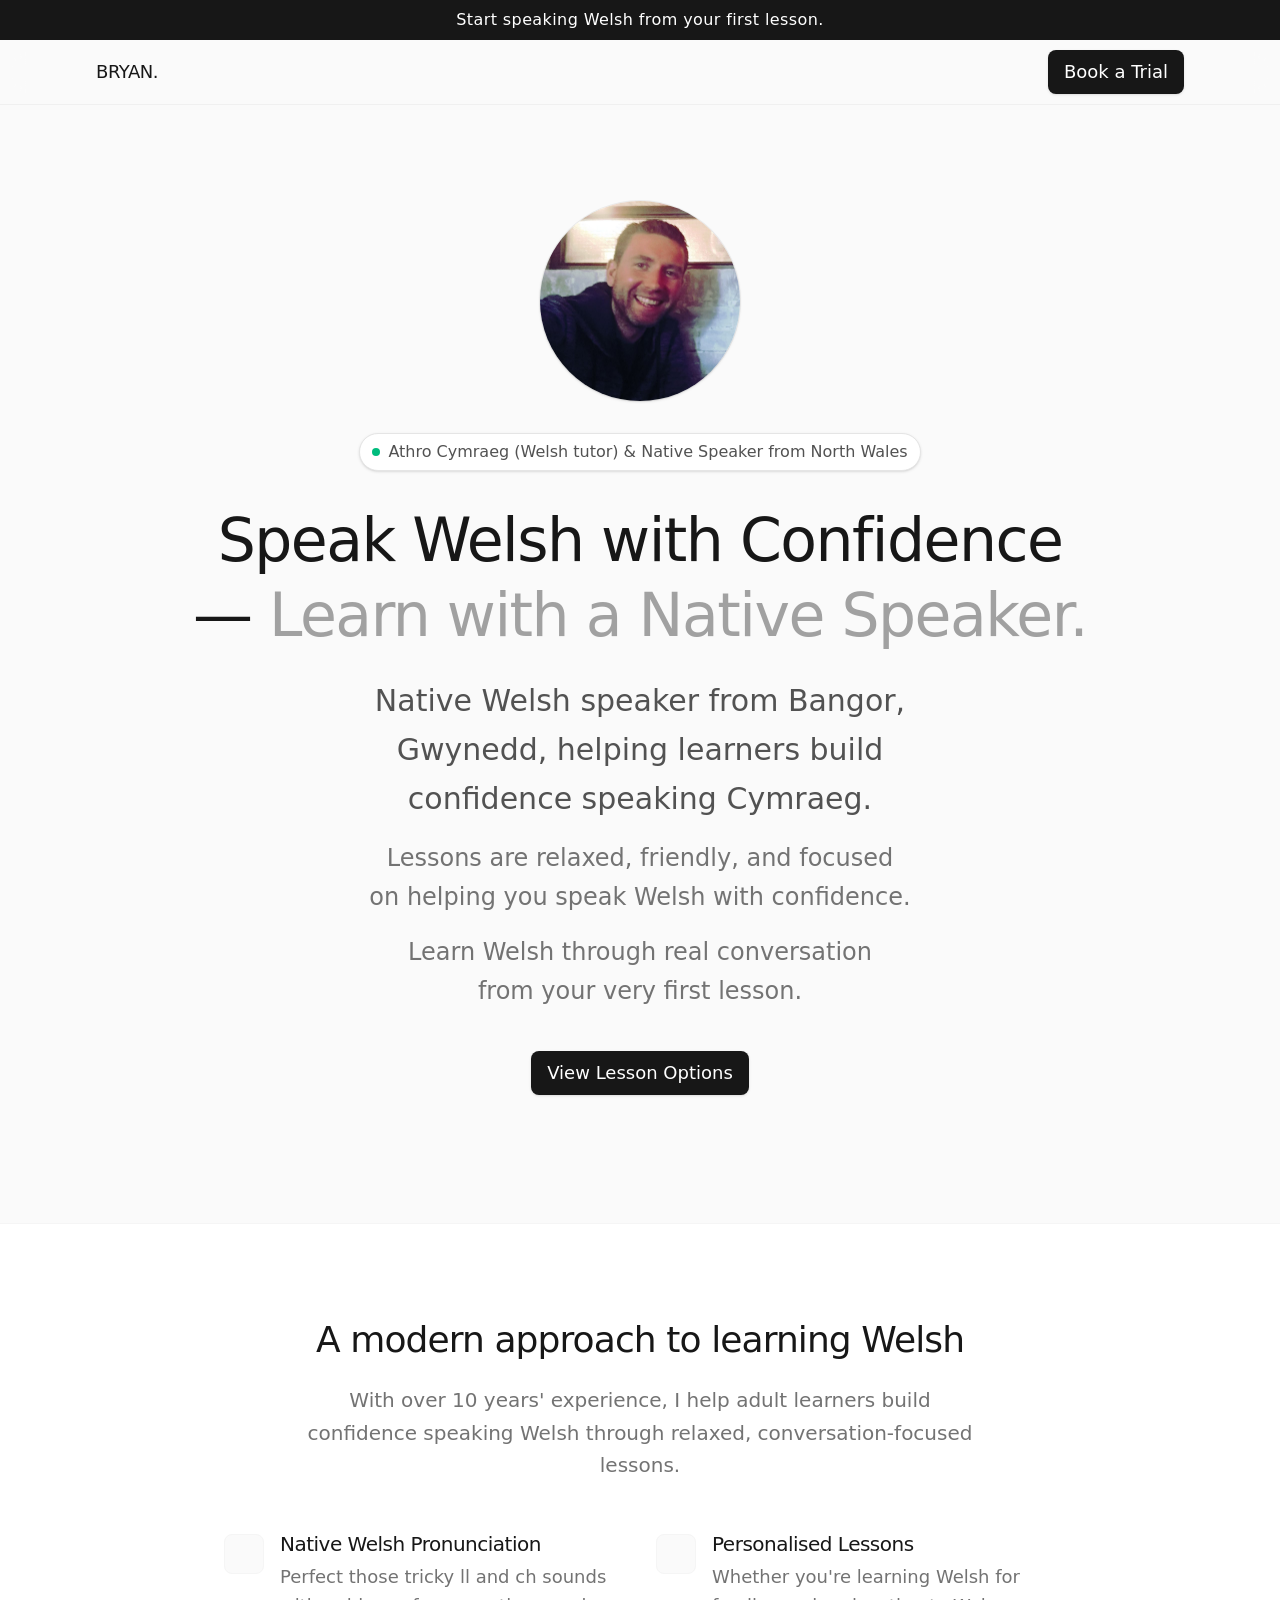
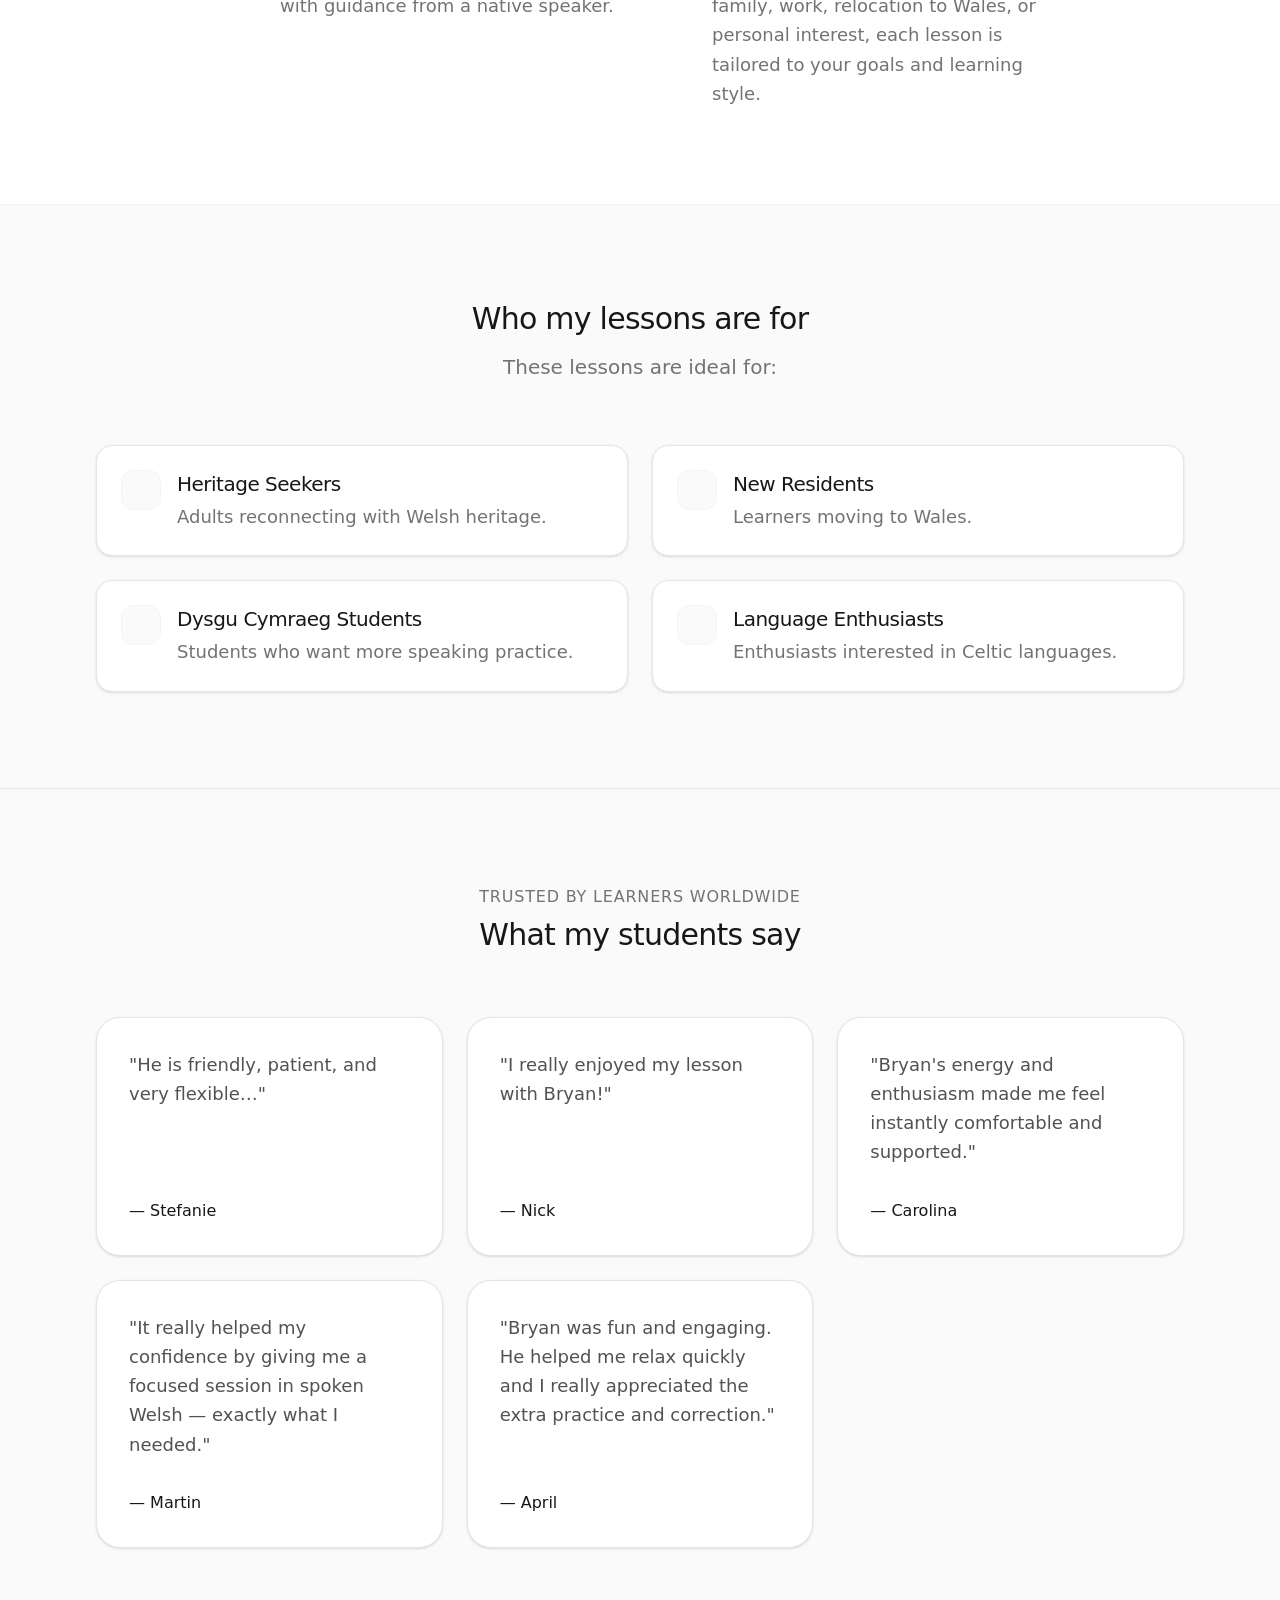
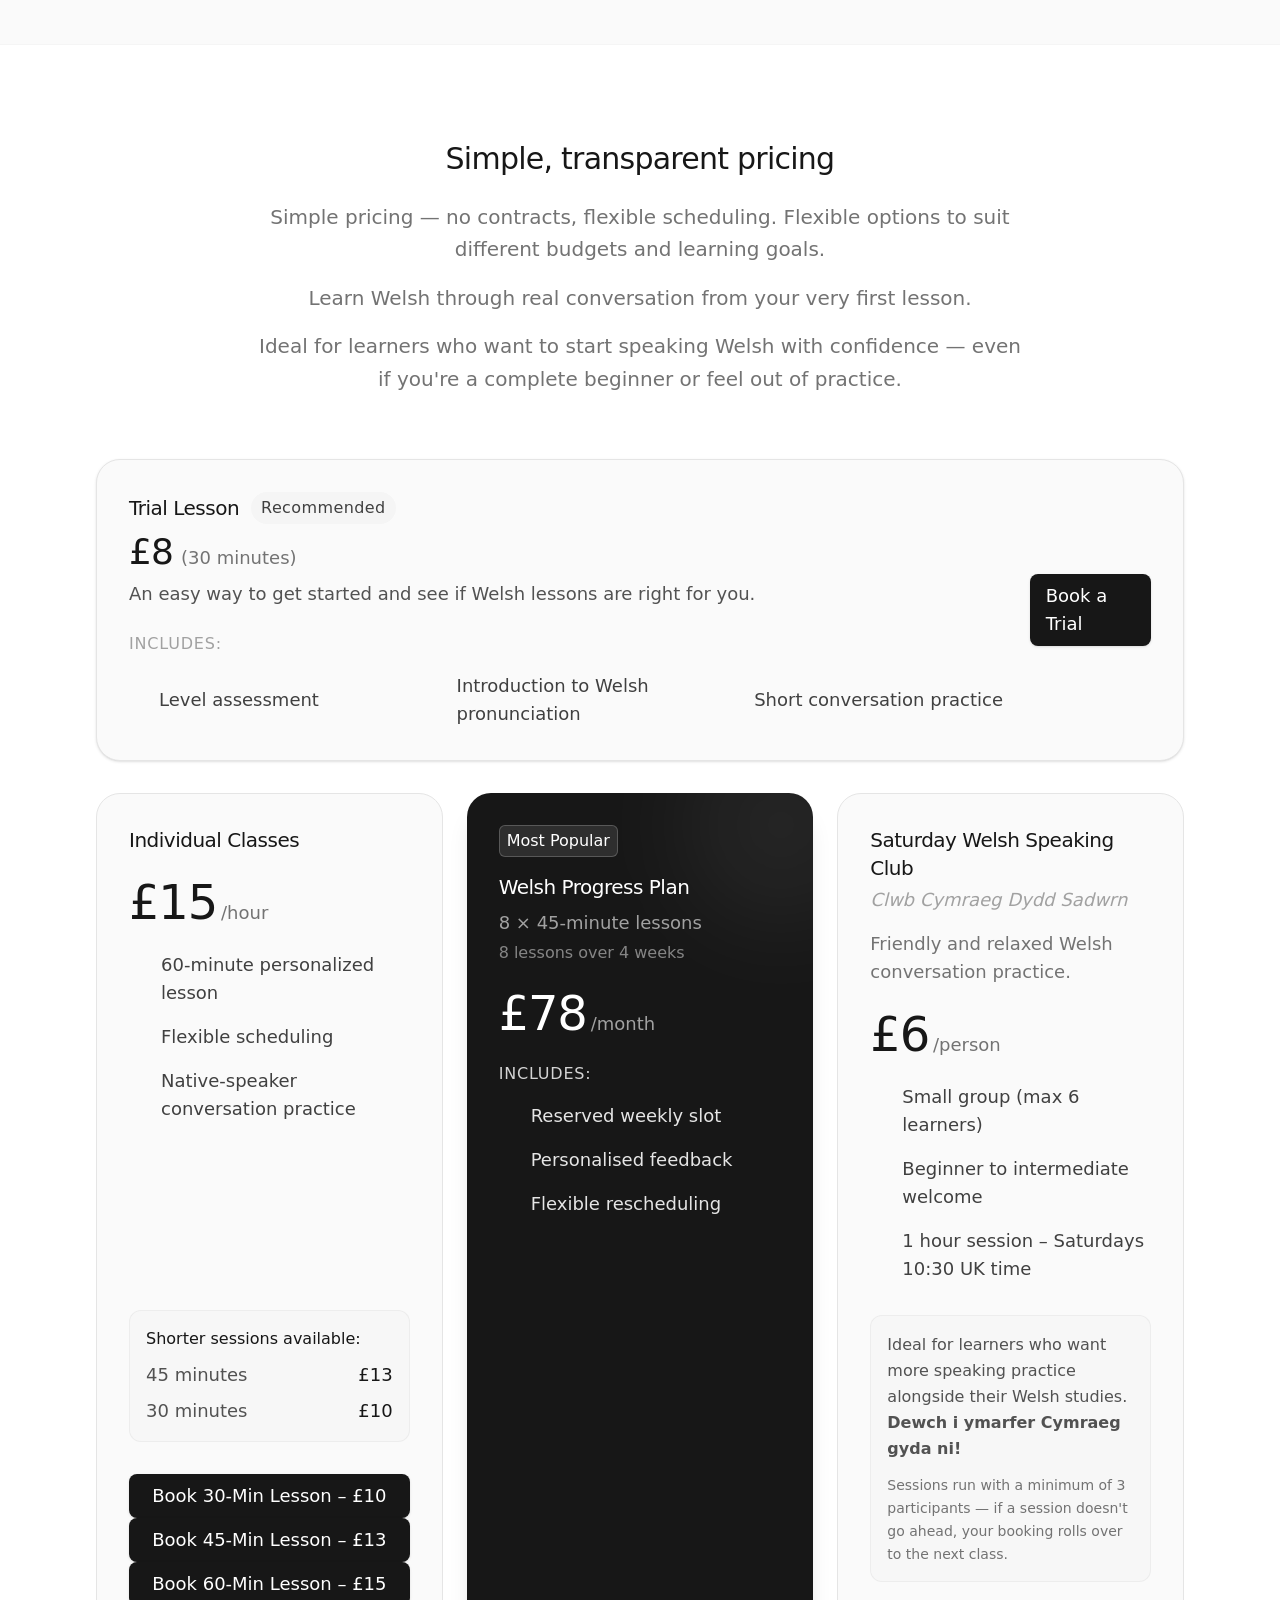
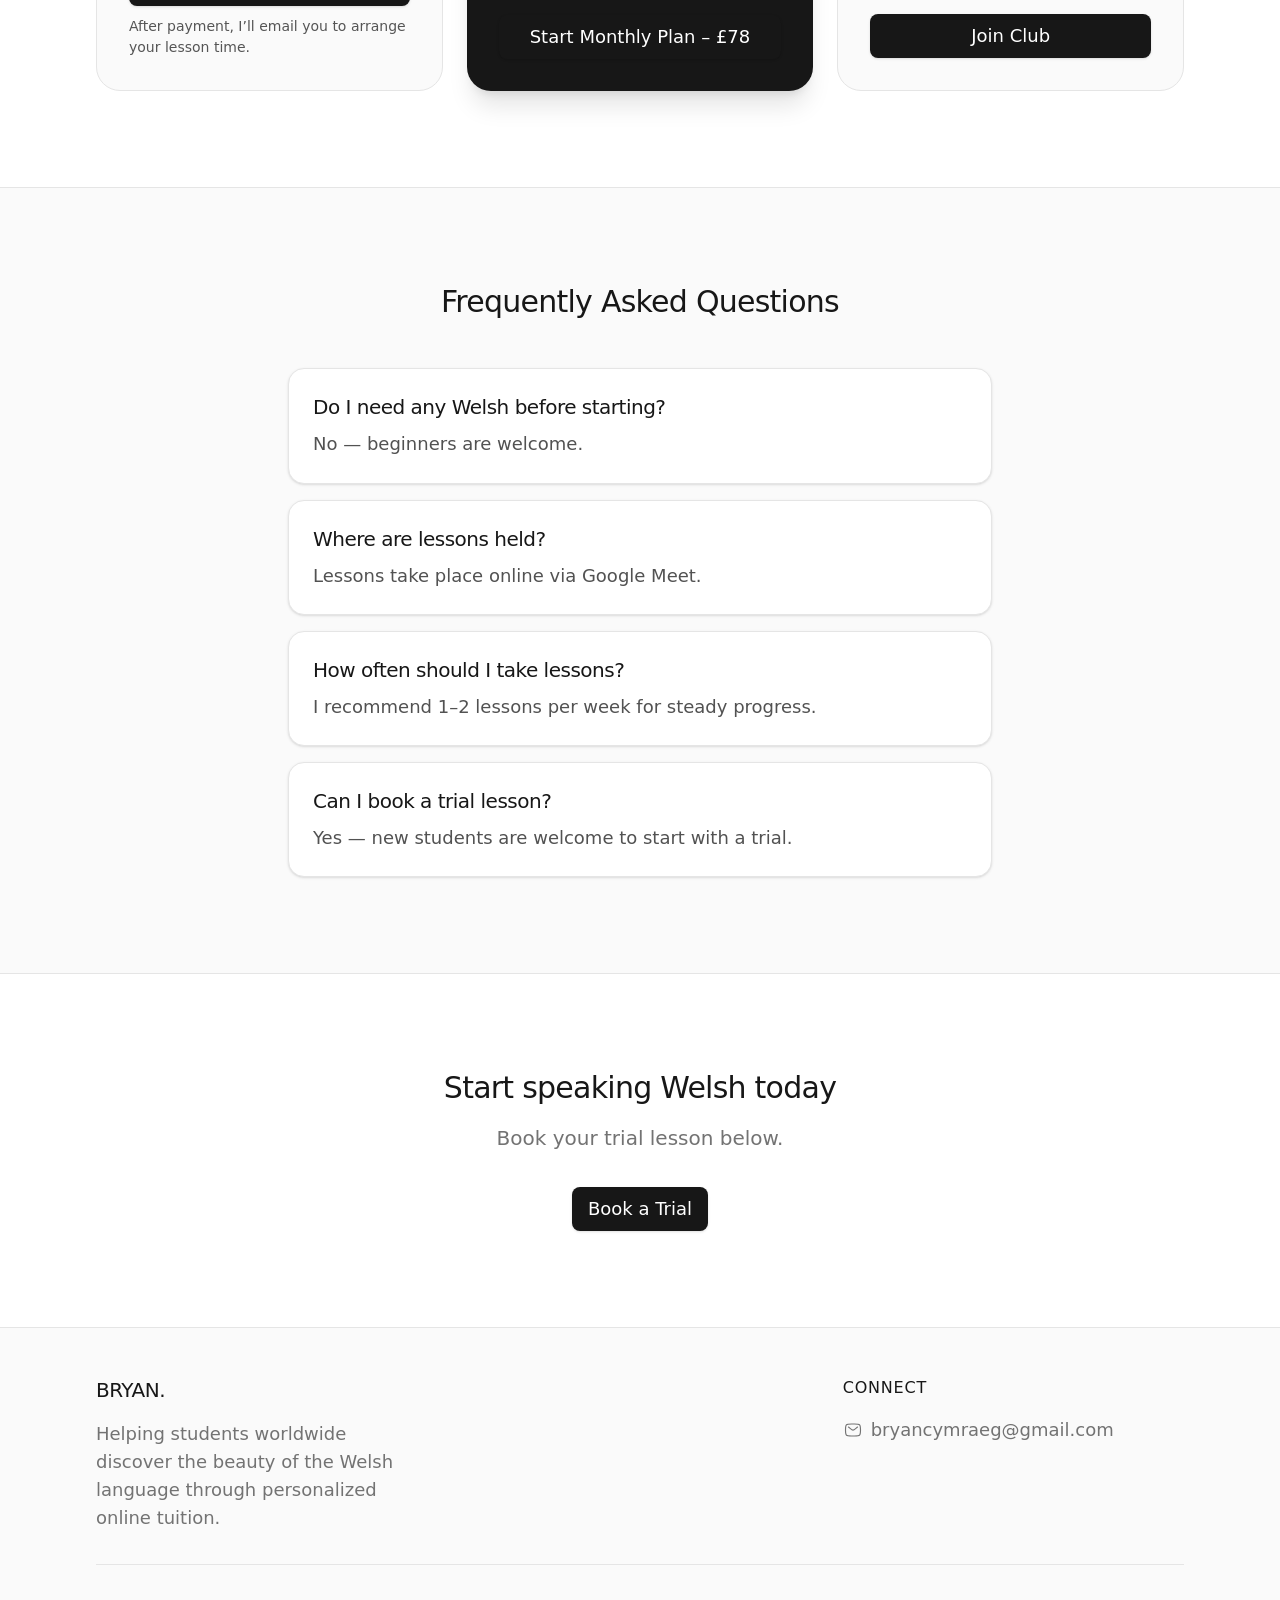
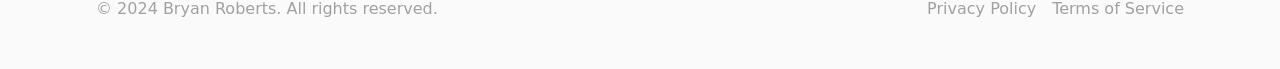
<file: index.html>
<!DOCTYPE html>
<html lang="en"><head><meta http-equiv="Content-Type" content="text/html; charset=UTF-8"><meta name="viewport" content="width=device-width, initial-scale=1"><link rel="preload" as="image" href="bryan-profile.jpg"><title>Bryan | Learn Welsh Online</title><meta name="description" content="Learn Welsh with Bryan Roberts, a native Welsh speaker from Bangor, Gwynedd. Relaxed, conversation-focused lessons for all levels."><link rel="stylesheet" href="main-Bp0i8Y7d.css" type="text/css"></head><body><!--$--><div class="bg-[#FAFAFA] text-neutral-900 font-sans antialiased min-h-screen flex flex-col"><div class="bg-neutral-900 text-white px-4 py-2 text-center text-base font-normal tracking-wide">Start speaking Welsh from your first lesson.</div><header class="sticky top-0 z-50 bg-[#FAFAFA]/80 backdrop-blur-md border-b border-neutral-200/50"><div class="max-w-6xl mx-auto px-4 sm:px-6 lg:px-8 h-16 flex items-center justify-between"><div class="flex items-center gap-8"><a href="#" class="text-lg font-medium tracking-tight uppercase">BRYAN.</a></div><div class="flex items-center gap-4"><a class="inline-flex items-center justify-center px-4 py-2 rounded-lg bg-neutral-900 text-white text-lg font-normal hover:bg-neutral-800 transition-colors shadow-sm" href="https://www.paypal.com/ncp/payment/PEL8EBM3PYYAG" target="_blank" rel="noopener">Book a Trial</a></div></div></header><main class="flex-grow"><section class="relative pt-24 pb-32 overflow-hidden"><div class="max-w-6xl mx-auto px-4 sm:px-6 lg:px-8 text-center flex flex-col items-center"><img src="bryan-profile.jpg" alt="Bryan Roberts" class="object-cover aspect-square shadow-sm mb-8 ring-1 ring-neutral-900/5" style="width:200px;border-radius:50%"><div class="inline-flex items-center gap-2 px-3 py-1.5 rounded-full border border-neutral-200 bg-white shadow-sm mb-8"><span class="flex h-2 w-2 rounded-full bg-emerald-500"></span><span class="text-base font-normal text-neutral-600">Athro Cymraeg (Welsh tutor) &amp; Native Speaker from North Wales</span></div><h1 class="text-5xl lg:text-6xl font-medium tracking-tight text-neutral-900 mb-6 max-w-5xl mx-auto text-balance leading-tight">Speak Welsh with Confidence —<!-- --> <span class="text-neutral-400">Learn with a Native Speaker.</span></h1><p class="text-2xl md:text-3xl text-neutral-600 mb-4 max-w-2xl mx-auto text-balance leading-relaxed">Native Welsh speaker from Bangor, Gwynedd, helping learners build confidence speaking Cymraeg.</p><p class="text-xl md:text-2xl text-neutral-500 mb-4 max-w-2xl mx-auto text-balance leading-relaxed">Lessons are relaxed, friendly, and focused on helping you speak Welsh with confidence.</p><p class="text-xl md:text-2xl text-neutral-500 mb-10 max-w-2xl mx-auto text-balance leading-relaxed">Learn Welsh through real conversation from your very first lesson.</p><div class="flex flex-col sm:flex-row items-center justify-center gap-4 w-full"><a class="inline-flex items-center justify-center px-4 py-2 rounded-lg bg-neutral-900 text-white text-lg font-normal hover:bg-neutral-800 transition-colors shadow-sm" href="#pricing">
View Lesson Options
</a></div></div><div class="absolute top-1/2 left-1/2 -translate-x-1/2 -translate-y-1/2 w-[800px] h-[800px] bg-gradient-to-tr from-emerald-50/40 to-neutral-100/40 rounded-full blur-3xl -z-10 pointer-events-none"></div></section><section id="approach" class="py-24 bg-white border-y border-neutral-100"><div class="max-w-4xl mx-auto px-4 sm:px-6 lg:px-8"><div class="flex flex-col items-center text-center"><h2 class="text-3xl md:text-4xl font-medium tracking-tight mb-6">A modern approach to learning Welsh</h2><p class="text-xl text-neutral-500 mb-12 leading-relaxed max-w-2xl mx-auto">With over 10 years' experience, I help adult learners build confidence speaking Welsh through relaxed, conversation-focused lessons.</p><div class="grid grid-cols-1 md:grid-cols-2 gap-8 text-left w-full"><div class="flex items-start gap-4"><div class="flex-shrink-0 w-10 h-10 rounded-lg bg-neutral-50 border border-neutral-100 flex items-center justify-center mt-1"><iconify-icon icon="solar:microphone-linear" style="stroke-width:1.5" class="w-5 h-5 text-neutral-700 flex items-center justify-center"><template shadowrootmode="open"><style data-style="data-style">:host{display:inline-block;vertical-align:0}span,svg{display:block}</style></template></iconify-icon></div><div><h3 class="text-xl font-normal tracking-tight mb-1">Native Welsh Pronunciation</h3><p class="text-lg text-neutral-500 leading-relaxed">Perfect those tricky ll and ch sounds with guidance from a native speaker.</p></div></div><div class="flex items-start gap-4"><div class="flex-shrink-0 w-10 h-10 rounded-lg bg-neutral-50 border border-neutral-100 flex items-center justify-center mt-1"><iconify-icon icon="solar:book-linear" style="stroke-width:1.5" class="w-5 h-5 text-neutral-700 flex items-center justify-center"><template shadowrootmode="open"><style data-style="data-style">:host{display:inline-block;vertical-align:0}span,svg{display:block}</style></template></iconify-icon></div><div><h3 class="text-xl font-normal tracking-tight mb-1">Personalised Lessons</h3><p class="text-lg text-neutral-500 leading-relaxed">Whether you're learning Welsh for family, work, relocation to Wales, or personal interest, each lesson is tailored to your goals and learning style.</p></div></div></div></div></div></section><section id="audience" class="py-24"><div class="max-w-6xl mx-auto px-4 sm:px-6 lg:px-8"><div class="text-center mb-16"><h2 class="text-3xl font-medium tracking-tight mb-4">Who my lessons are for</h2><p class="text-xl text-neutral-500 max-w-2xl mx-auto">These lessons are ideal for:</p></div><div class="grid grid-cols-1 sm:grid-cols-2 gap-6"><div class="p-6 rounded-2xl bg-white border border-neutral-200 shadow-sm flex items-start gap-4 hover:shadow-md transition-shadow"><div class="w-10 h-10 rounded-xl bg-neutral-50 border border-neutral-100 flex items-center justify-center flex-shrink-0"><iconify-icon icon="solar:users-group-rounded-linear" style="stroke-width:1.5" class="w-5 h-5 text-neutral-700 flex items-center justify-center"><template shadowrootmode="open"><style data-style="data-style">:host{display:inline-block;vertical-align:0}span,svg{display:block}</style></template></iconify-icon></div><div><h3 class="text-xl font-normal tracking-tight mb-1">Heritage Seekers</h3><p class="text-lg text-neutral-500 leading-relaxed">Adults reconnecting with Welsh heritage.</p></div></div><div class="p-6 rounded-2xl bg-white border border-neutral-200 shadow-sm flex items-start gap-4 hover:shadow-md transition-shadow"><div class="w-10 h-10 rounded-xl bg-neutral-50 border border-neutral-100 flex items-center justify-center flex-shrink-0"><iconify-icon icon="solar:map-point-linear" style="stroke-width:1.5" class="w-5 h-5 text-neutral-700 flex items-center justify-center"><template shadowrootmode="open"><style data-style="data-style">:host{display:inline-block;vertical-align:0}span,svg{display:block}</style></template></iconify-icon></div><div><h3 class="text-xl font-normal tracking-tight mb-1">New Residents</h3><p class="text-lg text-neutral-500 leading-relaxed">Learners moving to Wales.</p></div></div><div class="p-6 rounded-2xl bg-white border border-neutral-200 shadow-sm flex items-start gap-4 hover:shadow-md transition-shadow"><div class="w-10 h-10 rounded-xl bg-neutral-50 border border-neutral-100 flex items-center justify-center flex-shrink-0"><iconify-icon icon="solar:chat-round-line-linear" style="stroke-width:1.5" class="w-5 h-5 text-neutral-700 flex items-center justify-center"><template shadowrootmode="open"><style data-style="data-style">:host{display:inline-block;vertical-align:0}span,svg{display:block}</style></template></iconify-icon></div><div><h3 class="text-xl font-normal tracking-tight mb-1">Dysgu Cymraeg Students</h3><p class="text-lg text-neutral-500 leading-relaxed">Students who want more speaking practice.</p></div></div><div class="p-6 rounded-2xl bg-white border border-neutral-200 shadow-sm flex items-start gap-4 hover:shadow-md transition-shadow"><div class="w-10 h-10 rounded-xl bg-neutral-50 border border-neutral-100 flex items-center justify-center flex-shrink-0"><iconify-icon icon="solar:bookmark-linear" style="stroke-width:1.5" class="w-5 h-5 text-neutral-700 flex items-center justify-center"><template shadowrootmode="open"><style data-style="data-style">:host{display:inline-block;vertical-align:0}span,svg{display:block}</style></template></iconify-icon></div><div><h3 class="text-xl font-normal tracking-tight mb-1">Language Enthusiasts</h3><p class="text-lg text-neutral-500 leading-relaxed">Enthusiasts interested in Celtic languages.</p></div></div></div></div></section><section id="testimonials" class="py-24 bg-[#FAFAFA] border-t border-neutral-200"><div class="max-w-6xl mx-auto px-4 sm:px-6 lg:px-8"><div class="text-center mb-16"><p class="text-base font-medium text-neutral-500 uppercase tracking-wider mb-2">Trusted by learners worldwide</p><h2 class="text-3xl font-medium tracking-tight mb-4">What my students say</h2></div><div class="grid grid-cols-1 md:grid-cols-2 lg:grid-cols-3 gap-6"><div class="p-8 rounded-3xl bg-white border border-neutral-200 shadow-sm flex flex-col justify-between hover:shadow-md transition-shadow"><p class="text-lg text-neutral-600 leading-relaxed mb-8">"He is friendly, patient, and very flexible…"</p><div class="flex items-center gap-3"><span class="text-base font-medium text-neutral-900">— Stefanie</span></div></div><div class="p-8 rounded-3xl bg-white border border-neutral-200 shadow-sm flex flex-col justify-between hover:shadow-md transition-shadow"><p class="text-lg text-neutral-600 leading-relaxed mb-8">"I really enjoyed my lesson with Bryan!"</p><div class="flex items-center gap-3"><span class="text-base font-medium text-neutral-900">— Nick</span></div></div><div class="p-8 rounded-3xl bg-white border border-neutral-200 shadow-sm flex flex-col justify-between hover:shadow-md transition-shadow"><p class="text-lg text-neutral-600 leading-relaxed mb-8">"Bryan's energy and enthusiasm made me feel instantly comfortable and supported."</p><div class="flex items-center gap-3"><span class="text-base font-medium text-neutral-900">— Carolina</span></div></div><div class="p-8 rounded-3xl bg-white border border-neutral-200 shadow-sm flex flex-col justify-between hover:shadow-md transition-shadow"><p class="text-lg text-neutral-600 leading-relaxed mb-8">"It really helped my confidence by giving me a focused session in spoken Welsh — exactly what I needed."</p><div class="flex items-center gap-3"><span class="text-base font-medium text-neutral-900">— Martin</span></div></div><div class="p-8 rounded-3xl bg-white border border-neutral-200 shadow-sm flex flex-col justify-between hover:shadow-md transition-shadow"><p class="text-lg text-neutral-600 leading-relaxed mb-8">"Bryan was fun and engaging. He helped me relax quickly and I really appreciated the extra practice and correction."</p><div class="flex items-center gap-3"><span class="text-base font-medium text-neutral-900">— April</span></div></div></div></div></section><section id="pricing" class="py-24 bg-white border-t border-neutral-100"><div class="max-w-6xl mx-auto px-4 sm:px-6 lg:px-8"><div class="text-center mb-16 max-w-3xl mx-auto"><h2 class="text-3xl font-medium tracking-tight mb-6">Simple, transparent pricing</h2><p class="text-xl text-neutral-500 mb-4 leading-relaxed">Simple pricing — no contracts, flexible scheduling. Flexible options to suit different budgets and learning goals.</p><p class="text-xl text-neutral-500 mb-4 leading-relaxed">Learn Welsh through real conversation from your very first lesson.</p><p class="text-xl text-neutral-500 leading-relaxed">Ideal for learners who want to start speaking Welsh with confidence — even if you're a complete beginner or feel out of practice.</p></div><div class="mb-8 p-6 sm:p-8 rounded-3xl bg-[#FAFAFA] border border-neutral-200 flex flex-col md:flex-row items-center justify-between gap-6 shadow-sm hover:shadow-md transition-shadow"><div class="w-full"><div class="inline-flex items-center gap-3 mb-2"><h3 class="text-xl font-medium tracking-tight text-neutral-900">Trial Lesson</h3><span class="px-2.5 py-1 rounded-full bg-neutral-100 text-neutral-700 text-base font-normal tracking-wide">Recommended</span></div><div class="flex items-baseline text-4xl font-medium tracking-tight text-neutral-900 mb-2">£8<span class="text-lg font-normal text-neutral-500 tracking-normal ml-2">(30 minutes)</span></div><p class="text-lg text-neutral-600 mb-6">An easy way to get started and see if Welsh lessons are right for you.</p><p class="text-base font-normal text-neutral-400 uppercase tracking-wider mb-4">Includes:</p><ul class="grid grid-cols-1 sm:grid-cols-3 gap-4 text-lg text-neutral-700"><li class="flex items-center gap-2.5"><iconify-icon icon="solar:check-circle-linear" style="stroke-width:1.5" class="w-5 h-5 text-neutral-900 flex-shrink-0 flex items-center justify-center"><template shadowrootmode="open"><style data-style="data-style">:host{display:inline-block;vertical-align:0}span,svg{display:block}</style></template></iconify-icon>Level assessment</li><li class="flex items-center gap-2.5"><iconify-icon icon="solar:check-circle-linear" style="stroke-width:1.5" class="w-5 h-5 text-neutral-900 flex-shrink-0 flex items-center justify-center"><template shadowrootmode="open"><style data-style="data-style">:host{display:inline-block;vertical-align:0}span,svg{display:block}</style></template></iconify-icon>Introduction to Welsh pronunciation</li><li class="flex items-center gap-2.5"><iconify-icon icon="solar:check-circle-linear" style="stroke-width:1.5" class="w-5 h-5 text-neutral-900 flex-shrink-0 flex items-center justify-center"><template shadowrootmode="open"><style data-style="data-style">:host{display:inline-block;vertical-align:0}span,svg{display:block}</style></template></iconify-icon>Short conversation practice</li></ul></div><a class="inline-flex items-center justify-center px-4 py-2 rounded-lg bg-neutral-900 text-white text-lg font-normal hover:bg-neutral-800 transition-colors shadow-sm" href="https://www.paypal.com/ncp/payment/PEL8EBM3PYYAG" target="_blank" rel="noopener">
Book a Trial
</a></div><div class="grid grid-cols-1 lg:grid-cols-3 gap-6 items-stretch"><div class="rounded-3xl p-8 bg-[#FAFAFA] border border-neutral-200 flex flex-col h-full"><h3 class="text-xl font-normal tracking-tight mb-6">Individual Classes</h3><div class="mb-6 flex items-baseline text-5xl font-medium tracking-tight">£15<span class="text-lg font-normal text-neutral-500 tracking-normal ml-1">/hour</span></div><ul class="space-y-4 mb-6 flex-grow"><li class="flex items-start gap-3 text-lg text-neutral-700"><iconify-icon icon="solar:check-circle-linear" style="stroke-width:1.5" class="w-5 h-5 text-neutral-900 flex-shrink-0 mt-0.5 flex items-center justify-center"><template shadowrootmode="open"><style data-style="data-style">:host{display:inline-block;vertical-align:0}span,svg{display:block}</style></template></iconify-icon>60-minute personalized lesson</li><li class="flex items-start gap-3 text-lg text-neutral-700"><iconify-icon icon="solar:check-circle-linear" style="stroke-width:1.5" class="w-5 h-5 text-neutral-900 flex-shrink-0 mt-0.5 flex items-center justify-center"><template shadowrootmode="open"><style data-style="data-style">:host{display:inline-block;vertical-align:0}span,svg{display:block}</style></template></iconify-icon>Flexible scheduling</li><li class="flex items-start gap-3 text-lg text-neutral-700"><iconify-icon icon="solar:check-circle-linear" style="stroke-width:1.5" class="w-5 h-5 text-neutral-900 flex-shrink-0 mt-0.5 flex items-center justify-center"><template shadowrootmode="open"><style data-style="data-style">:host{display:inline-block;vertical-align:0}span,svg{display:block}</style></template></iconify-icon>Native-speaker conversation practice</li></ul><div class="mb-8 p-4 rounded-xl bg-neutral-100/60 border border-neutral-200/60"><p class="text-base font-normal text-neutral-900 mb-2.5">Shorter sessions available:</p><div class="space-y-2 text-lg text-neutral-600"><div class="flex justify-between items-center"><span>45 minutes</span><span class="font-normal text-neutral-900">£13</span></div><div class="flex justify-between items-center"><span>30 minutes</span><span class="font-normal text-neutral-900">£10</span></div></div></div><a class="inline-flex items-center justify-center px-4 py-2 rounded-lg bg-neutral-900 text-white text-lg font-normal hover:bg-neutral-800 transition-colors shadow-sm" href="https://www.paypal.com/ncp/payment/C4NX9Q3DBQ5GC" target="_blank" rel="noopener">
Book 30-Min Lesson – £10
</a>

<a class="inline-flex items-center justify-center px-4 py-2 rounded-lg bg-neutral-900 text-white text-lg font-normal hover:bg-neutral-800 transition-colors shadow-sm" href="https://www.paypal.com/ncp/payment/66ACTBE3W3DX2" target="_blank" rel="noopener">
Book 45-Min Lesson – £13
</a>

<a class="inline-flex items-center justify-center px-4 py-2 rounded-lg bg-neutral-900 text-white text-lg font-normal hover:bg-neutral-800 transition-colors shadow-sm" href="https://www.paypal.com/ncp/payment/QQ8WTER56X46S" target="_blank" rel="noopener">
Book 60-Min Lesson – £15
</a>

<p style="margin-top:10px; font-size:14px; color:#555;">
After payment, I’ll email you to arrange your lesson time.
</p></div><div class="rounded-3xl p-8 bg-neutral-900 text-white shadow-xl relative overflow-hidden flex flex-col h-full"><div class="absolute -top-12 -right-12 w-40 h-40 bg-white/10 blur-3xl rounded-full pointer-events-none"></div><div class="inline-flex items-center rounded-md bg-white/10 px-2 py-1 text-base font-normal text-white ring-1 ring-inset ring-white/20 mb-4 self-start">Most Popular</div><h3 class="text-xl font-normal tracking-tight mb-2">Welsh Progress Plan</h3><p class="text-lg text-neutral-400 mb-6">8 × 45-minute lessons<br><span class="text-base block mt-1 opacity-80">8 lessons over 4 weeks</span></p><div class="mb-6 flex items-baseline text-5xl font-medium tracking-tight">£78<span class="text-lg font-normal text-neutral-400 tracking-normal ml-1">/month</span></div><p class="text-base font-normal text-neutral-300 uppercase tracking-wider mb-4">Includes:</p><ul class="space-y-4 mb-8 flex-grow"><li class="flex items-start gap-3 text-lg text-neutral-200"><iconify-icon icon="solar:check-circle-linear" style="stroke-width:1.5" class="w-5 h-5 text-white flex-shrink-0 mt-0.5 flex items-center justify-center"><template shadowrootmode="open"><style data-style="data-style">:host{display:inline-block;vertical-align:0}span,svg{display:block}</style></template></iconify-icon>Reserved weekly slot</li><li class="flex items-start gap-3 text-lg text-neutral-200"><iconify-icon icon="solar:check-circle-linear" style="stroke-width:1.5" class="w-5 h-5 text-white flex-shrink-0 mt-0.5 flex items-center justify-center"><template shadowrootmode="open"><style data-style="data-style">:host{display:inline-block;vertical-align:0}span,svg{display:block}</style></template></iconify-icon>Personalised feedback</li><li class="flex items-start gap-3 text-lg text-neutral-200"><iconify-icon icon="solar:check-circle-linear" style="stroke-width:1.5" class="w-5 h-5 text-white flex-shrink-0 mt-0.5 flex items-center justify-center"><template shadowrootmode="open"><style data-style="data-style">:host{display:inline-block;vertical-align:0}span,svg{display:block}</style></template></iconify-icon>Flexible rescheduling</li></ul><a class="inline-flex items-center justify-center px-4 py-2 rounded-lg bg-neutral-900 text-white text-lg font-normal hover:bg-neutral-800 transition-colors shadow-sm" href="https://www.paypal.com/ncp/payment/S26LZT8RHGV5L" target="_blank" rel="noopener">
Start Monthly Plan – £78
</a></div><div class="rounded-3xl p-8 bg-[#FAFAFA] border border-neutral-200 flex flex-col h-full"><h3 class="text-xl font-normal tracking-tight mb-1">Saturday Welsh Speaking Club</h3><p class="text-lg text-neutral-400 mb-4 italic">Clwb Cymraeg Dydd Sadwrn</p><p class="text-lg text-neutral-500 mb-6">Friendly and relaxed Welsh conversation practice.</p><div class="mb-6 flex items-baseline text-5xl font-medium tracking-tight">£6<span class="text-lg font-normal text-neutral-500 tracking-normal ml-1">/person</span></div><ul class="space-y-4 mb-8 flex-grow"><li class="flex items-start gap-3 text-lg text-neutral-700"><iconify-icon icon="solar:check-circle-linear" style="stroke-width:1.5" class="w-5 h-5 text-neutral-900 flex-shrink-0 mt-0.5 flex items-center justify-center"><template shadowrootmode="open"><style data-style="data-style">:host{display:inline-block;vertical-align:0}span,svg{display:block}</style></template></iconify-icon>Small group (max 6 learners)</li><li class="flex items-start gap-3 text-lg text-neutral-700"><iconify-icon icon="solar:check-circle-linear" style="stroke-width:1.5" class="w-5 h-5 text-neutral-900 flex-shrink-0 mt-0.5 flex items-center justify-center"><template shadowrootmode="open"><style data-style="data-style">:host{display:inline-block;vertical-align:0}span,svg{display:block}</style></template></iconify-icon>Beginner to intermediate welcome</li><li class="flex items-start gap-3 text-lg text-neutral-700"><iconify-icon icon="solar:check-circle-linear" style="stroke-width:1.5" class="w-5 h-5 text-neutral-900 flex-shrink-0 mt-0.5 flex items-center justify-center"><template shadowrootmode="open"><style data-style="data-style">:host{display:inline-block;vertical-align:0}span,svg{display:block}</style></template></iconify-icon>1 hour session – Saturdays 10:30 UK time</li></ul><div class="mb-8 p-4 rounded-xl bg-neutral-100/60 border border-neutral-200/60"><p class="text-base text-neutral-600 leading-relaxed">Ideal for learners who want more speaking practice alongside their Welsh studies. <strong>Dewch i ymarfer Cymraeg gyda ni!</strong></p><p class="text-sm text-neutral-500 leading-relaxed mt-3">Sessions run with a minimum of 3 participants — if a session doesn't go ahead, your booking rolls over to the next class.</p></div><a class="inline-flex items-center justify-center px-4 py-2 rounded-lg bg-neutral-900 text-white text-lg font-normal hover:bg-neutral-800 transition-colors shadow-sm" href="https://www.paypal.com/ncp/payment/T93EGY2FJRLLN" target="_blank" rel="noopener">
Join Club
</a></div></div></div></section><section id="faq" class="py-24 bg-[#FAFAFA] border-t border-neutral-200"><div class="max-w-3xl mx-auto px-4 sm:px-6 lg:px-8"><div class="text-center mb-12"><h2 class="text-3xl font-medium tracking-tight mb-4">Frequently Asked Questions</h2></div><div class="space-y-4"><div class="p-6 rounded-2xl bg-white border border-neutral-200 shadow-sm"><h3 class="text-xl font-medium tracking-tight text-neutral-900 mb-2">Do I need any Welsh before starting?</h3><p class="text-lg text-neutral-600 leading-relaxed">No — beginners are welcome.</p></div><div class="p-6 rounded-2xl bg-white border border-neutral-200 shadow-sm"><h3 class="text-xl font-medium tracking-tight text-neutral-900 mb-2">Where are lessons held?</h3><p class="text-lg text-neutral-600 leading-relaxed">Lessons take place online via Google Meet.</p></div><div class="p-6 rounded-2xl bg-white border border-neutral-200 shadow-sm"><h3 class="text-xl font-medium tracking-tight text-neutral-900 mb-2">How often should I take lessons?</h3><p class="text-lg text-neutral-600 leading-relaxed">I recommend 1–2 lessons per week for steady progress.</p></div><div class="p-6 rounded-2xl bg-white border border-neutral-200 shadow-sm"><h3 class="text-xl font-medium tracking-tight text-neutral-900 mb-2">Can I book a trial lesson?</h3><p class="text-lg text-neutral-600 leading-relaxed">Yes — new students are welcome to start with a trial.</p></div></div></div></section><section class="py-24 bg-white text-center border-t border-neutral-200"><div class="max-w-3xl mx-auto px-4 sm:px-6 lg:px-8"><h2 class="text-3xl font-medium tracking-tight mb-4 text-neutral-900">Start speaking Welsh today</h2><p class="text-xl text-neutral-500 mb-8 leading-relaxed">Book your trial lesson below.</p><a class="inline-flex items-center justify-center px-4 py-2 rounded-lg bg-neutral-900 text-white text-lg font-normal hover:bg-neutral-800 transition-colors shadow-sm" href="https://www.paypal.com/ncp/payment/PEL8EBM3PYYAG" target="_blank" rel="noopener">
Book a Trial
</a></div></section></main><footer class="bg-[#FAFAFA] border-t border-neutral-200 mt-auto"><div class="max-w-6xl mx-auto px-4 sm:px-6 lg:px-8 py-12"><div class="grid grid-cols-1 md:grid-cols-3 gap-8 mb-8"><div class="col-span-1 md:col-span-2"><a href="#" class="text-xl font-medium tracking-tight uppercase mb-4 inline-block">BRYAN.</a><p class="text-lg text-neutral-500 max-w-xs">Helping students worldwide discover the beauty of the Welsh language through personalized online tuition.</p></div><div><h4 class="text-base font-medium text-neutral-900 uppercase tracking-wider mb-4">Connect</h4><ul class="space-y-3"><li><a href="mailto:bryancymraeg@gmail.com" class="inline-flex items-center gap-2 text-lg text-neutral-500 hover:text-neutral-900 transition-colors"><iconify-icon icon="solar:letter-linear" style="stroke-width:1.5" class="w-5 h-5 flex items-center justify-center"><template shadowrootmode="open"><style data-style="data-style">:host{display:inline-block;vertical-align:0}span,svg{display:block}</style><svg xmlns="http://www.w3.org/2000/svg" width="1em" height="1em" viewBox="0 0 24 24"><g fill="none" stroke="currentColor" stroke-width="1.5"><path d="M2 12c0-3.771 0-5.657 1.172-6.828S6.229 4 10 4h4c3.771 0 5.657 0 6.828 1.172S22 8.229 22 12s0 5.657-1.172 6.828S17.771 20 14 20h-4c-3.771 0-5.657 0-6.828-1.172S2 15.771 2 12Z"></path><path stroke-linecap="round" d="m6 8l2.159 1.8c1.837 1.53 2.755 2.295 3.841 2.295s2.005-.765 3.841-2.296L18 8"></path></g></svg></template></iconify-icon>bryancymraeg@gmail.com</a></li></ul></div></div><div class="pt-8 border-t border-neutral-200 flex flex-col sm:flex-row items-center justify-between gap-4"><p class="text-base text-neutral-400">© 2024 Bryan Roberts. All rights reserved.</p><div class="flex items-center gap-4"><a href="#" class="text-base text-neutral-400 hover:text-neutral-900 transition-colors">Privacy Policy</a><a href="#" class="text-base text-neutral-400 hover:text-neutral-900 transition-colors">Terms of Service</a></div></div></div></footer></div><!--/$--><script></script></body></html>
</file>
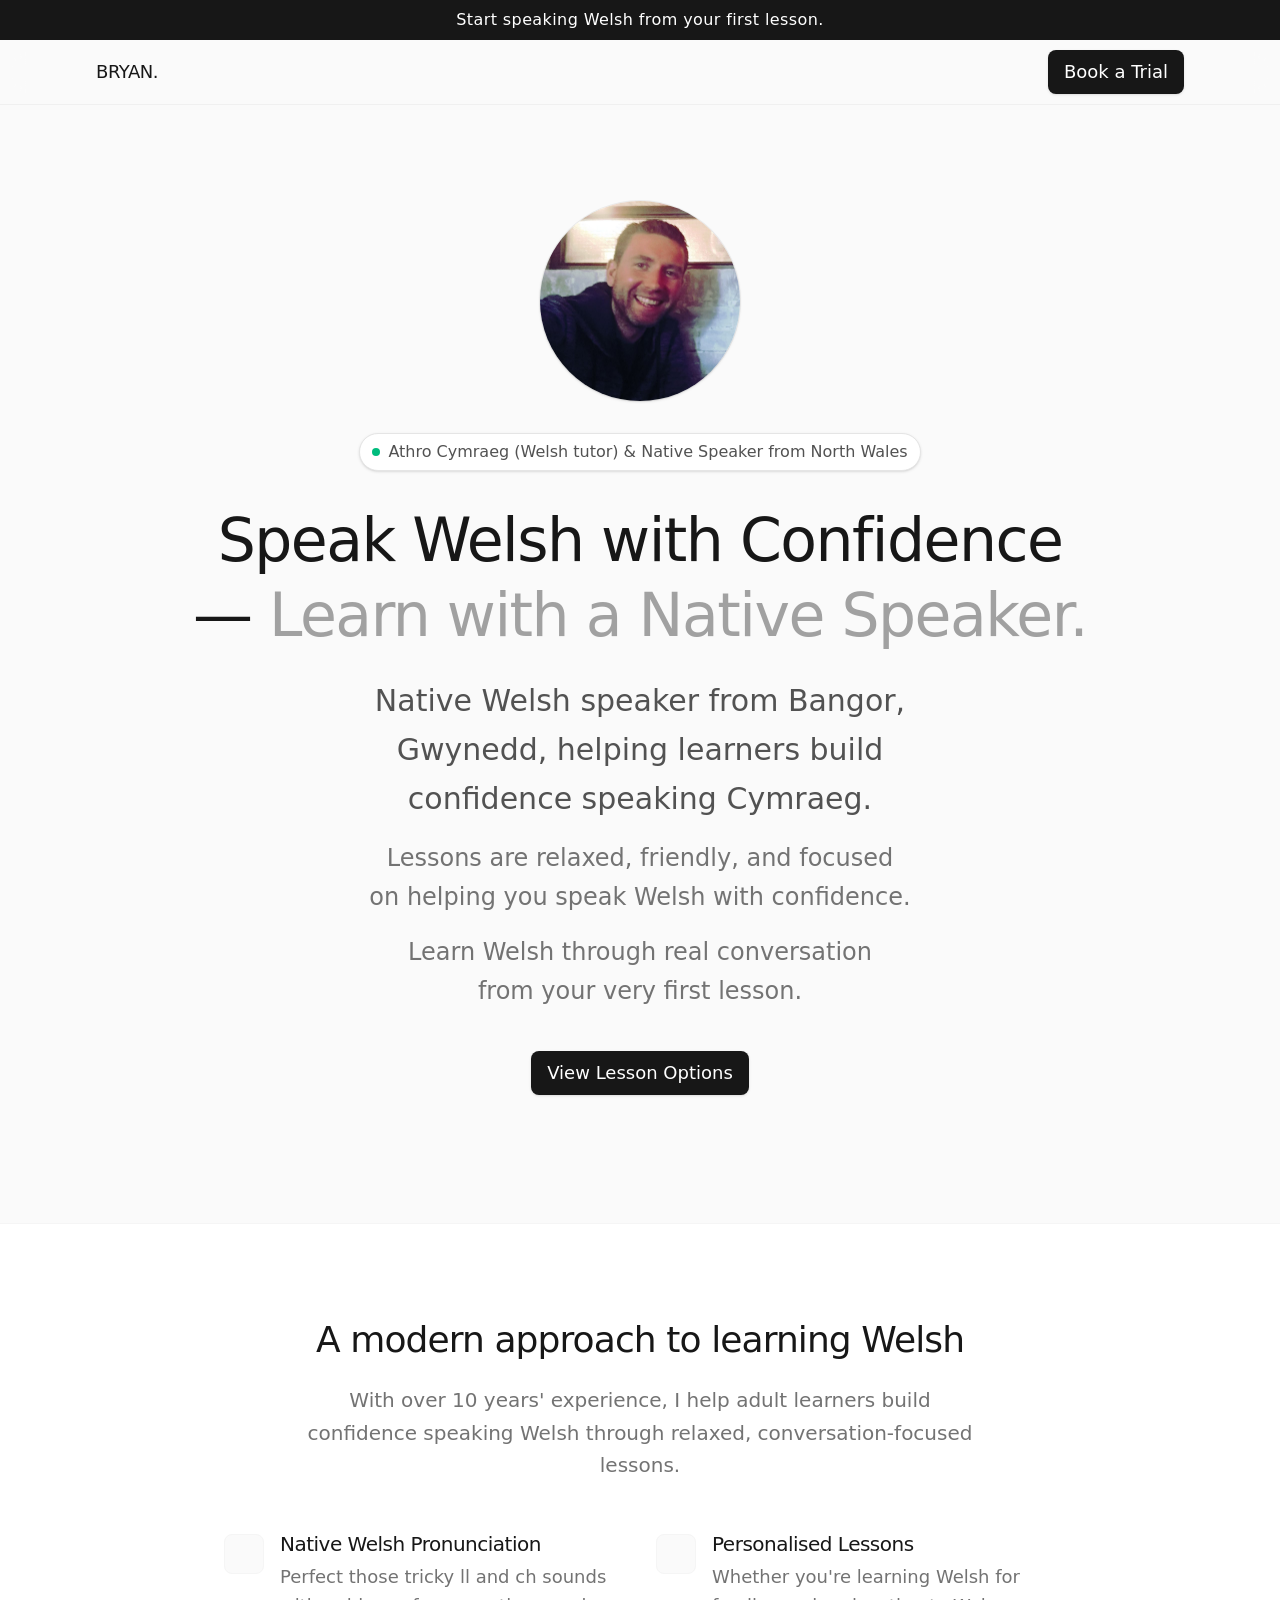
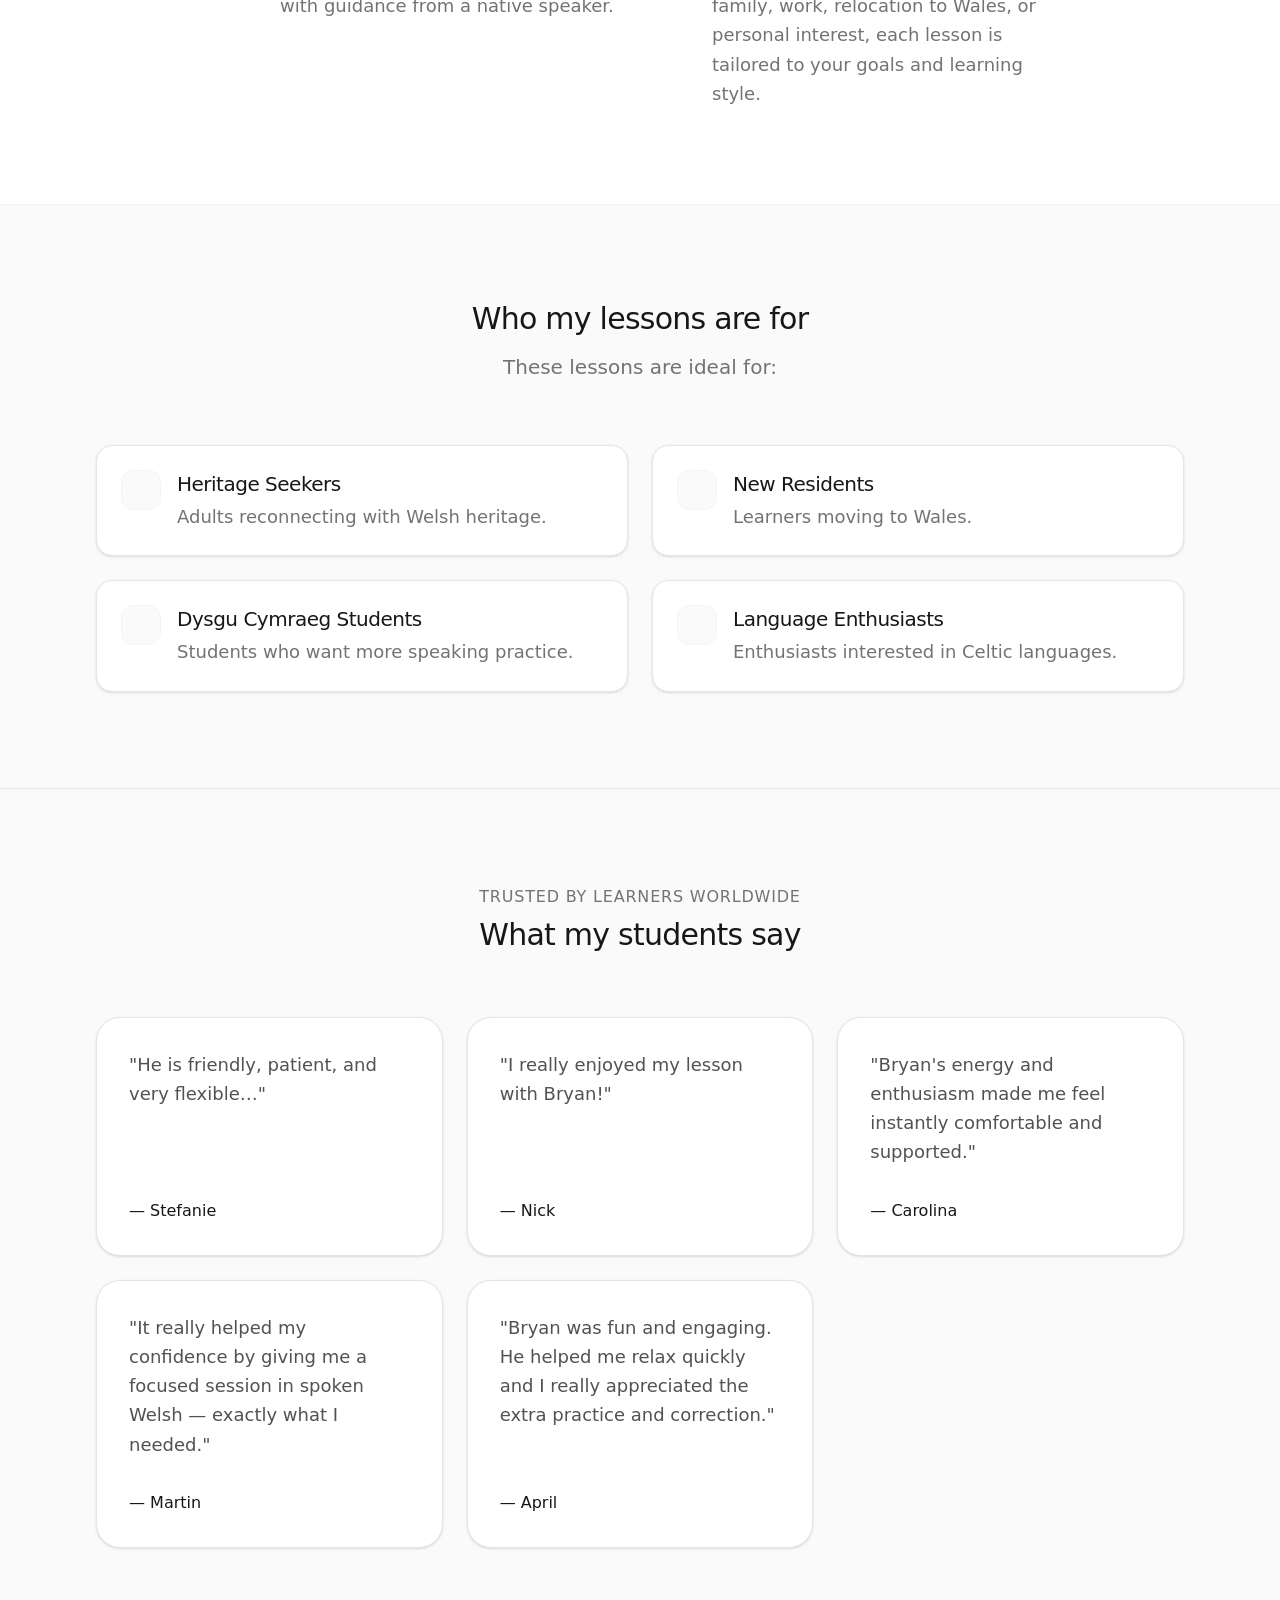
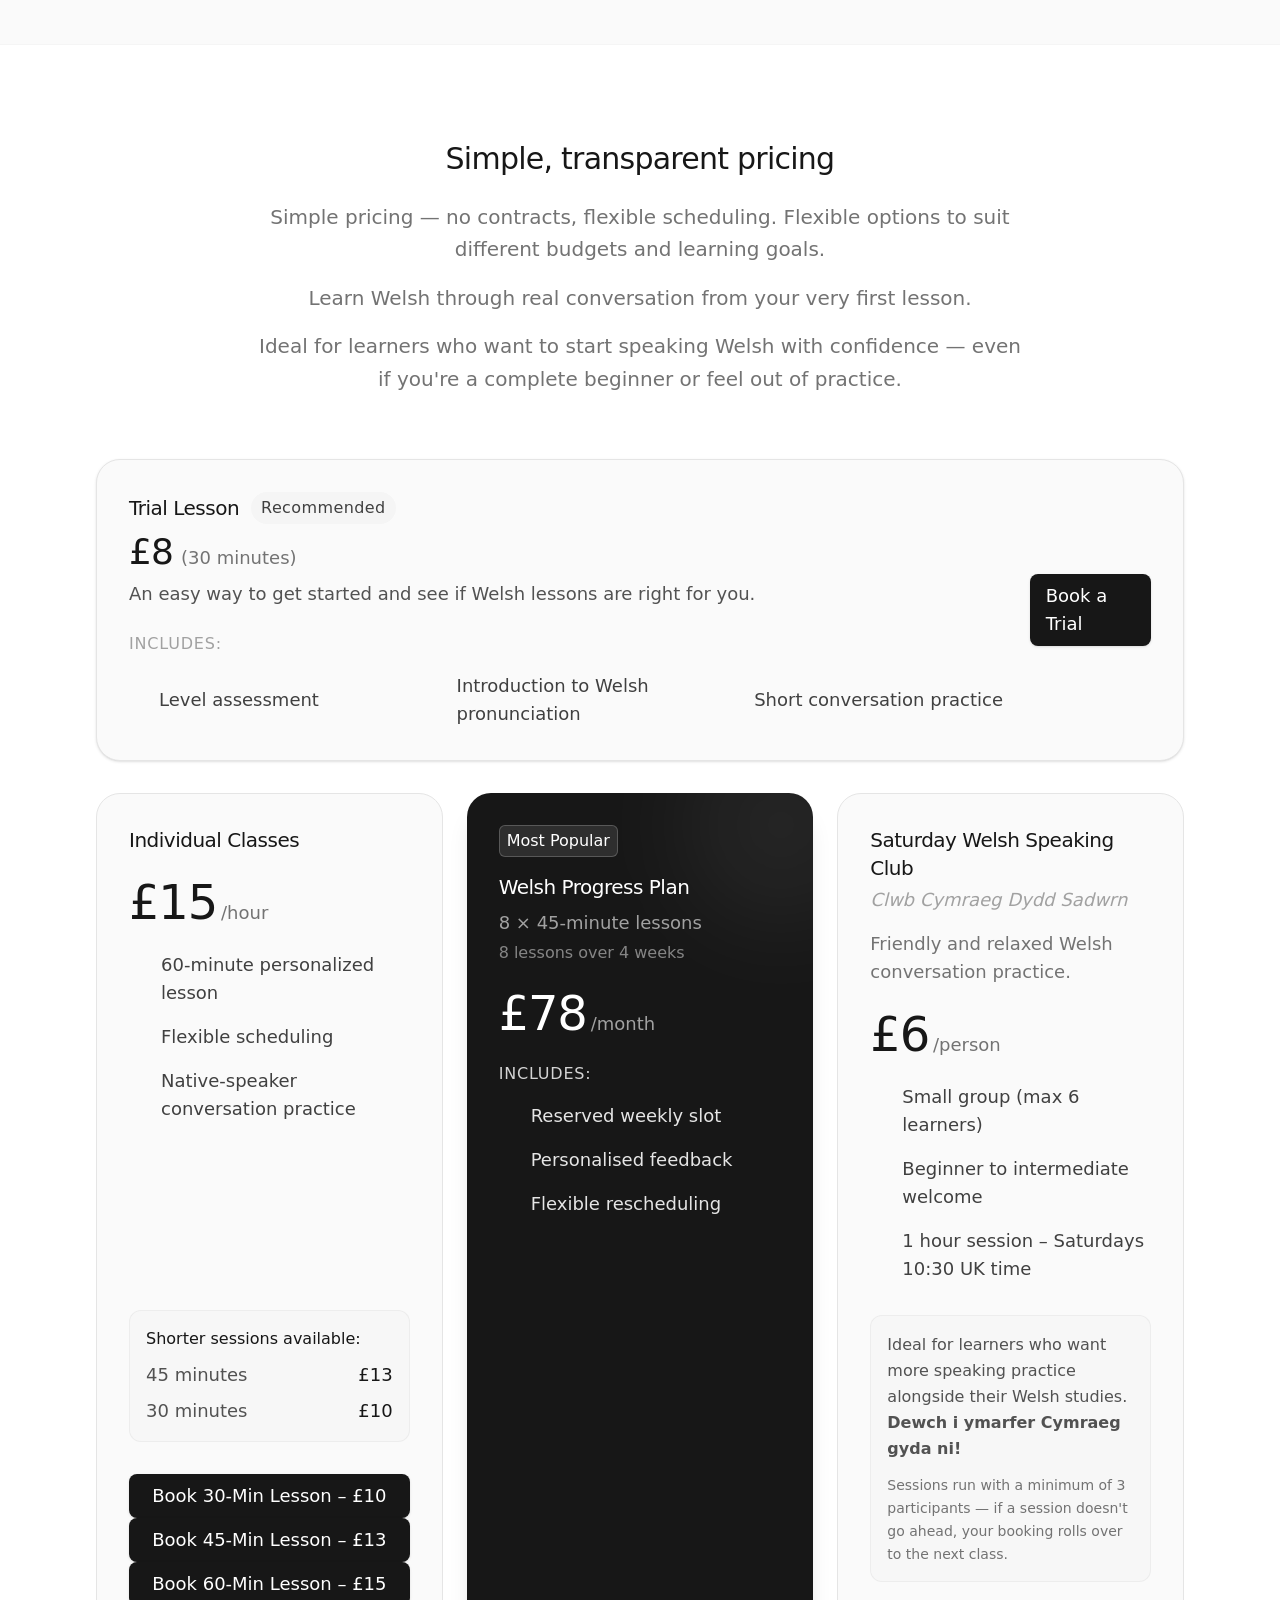
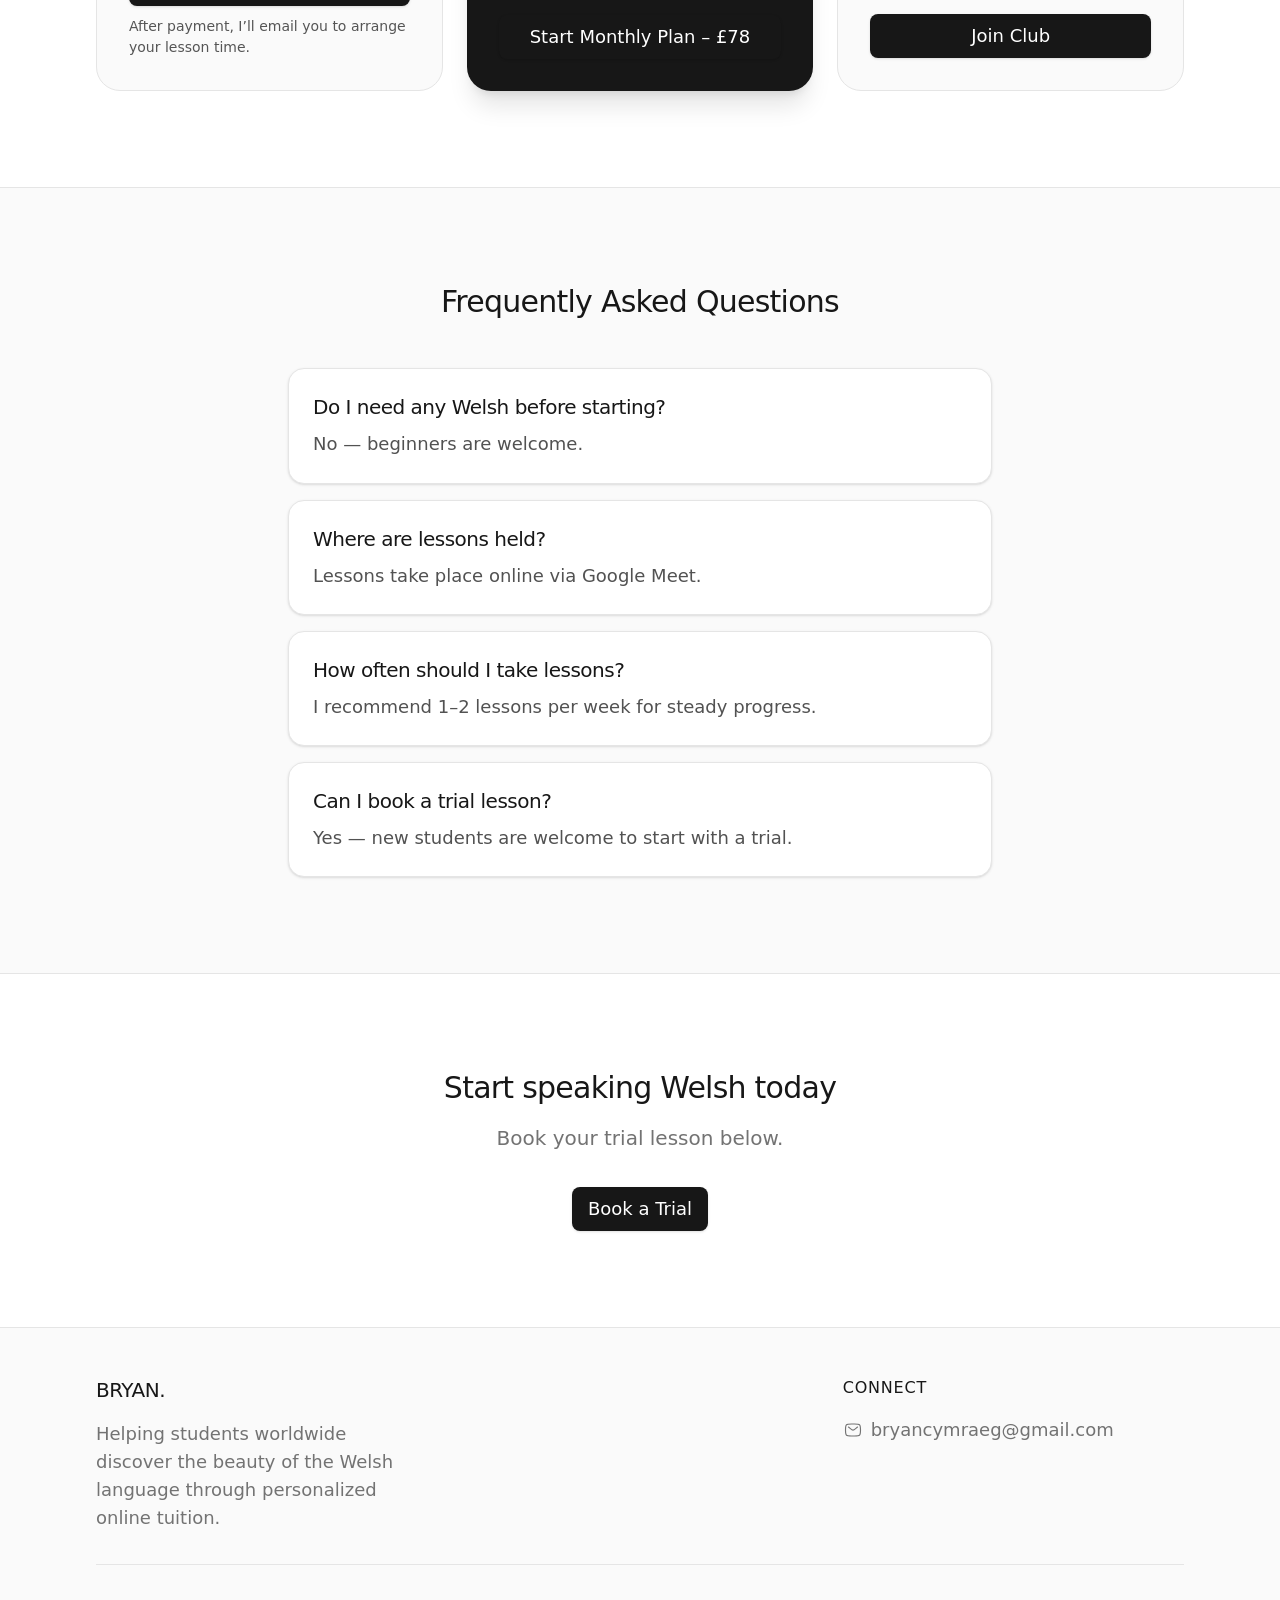
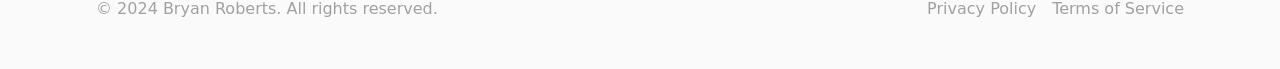
<file: index-fixed.html>
<!DOCTYPE html>
<html lang="en"><head><meta http-equiv="Content-Type" content="text/html; charset=UTF-8"><meta name="viewport" content="width=device-width, initial-scale=1"><link rel="preload" as="image" href="bryan-profile.jpg"><title>Bryan | Learn Welsh Online</title><meta name="description" content="Learn Welsh with Bryan Roberts, a native Welsh speaker from Bangor, Gwynedd. Relaxed, conversation-focused lessons for all levels."><link rel="stylesheet" href="main-Bp0i8Y7d.css" type="text/css"></head><body><!--$--><div class="bg-[#FAFAFA] text-neutral-900 font-sans antialiased min-h-screen flex flex-col"><div class="bg-neutral-900 text-white px-4 py-2 text-center text-base font-normal tracking-wide">Start speaking Welsh from your first lesson.</div><header class="sticky top-0 z-50 bg-[#FAFAFA]/80 backdrop-blur-md border-b border-neutral-200/50"><div class="max-w-6xl mx-auto px-4 sm:px-6 lg:px-8 h-16 flex items-center justify-between"><div class="flex items-center gap-8"><a href="#" class="text-lg font-medium tracking-tight uppercase">BRYAN.</a></div><div class="flex items-center gap-4"><a class="inline-flex items-center justify-center px-4 py-2 rounded-lg bg-neutral-900 text-white text-lg font-normal hover:bg-neutral-800 transition-colors shadow-sm" href="https://www.paypal.com/ncp/payment/PEL8EBM3PYYAG" target="_blank" rel="noopener">Book a Trial</a></div></div></header><main class="flex-grow"><section class="relative pt-24 pb-32 overflow-hidden"><div class="max-w-6xl mx-auto px-4 sm:px-6 lg:px-8 text-center flex flex-col items-center"><img src="bryan-profile.jpg" alt="Bryan Roberts" class="object-cover aspect-square shadow-sm mb-8 ring-1 ring-neutral-900/5" style="width:200px;border-radius:50%"><div class="inline-flex items-center gap-2 px-3 py-1.5 rounded-full border border-neutral-200 bg-white shadow-sm mb-8"><span class="flex h-2 w-2 rounded-full bg-emerald-500"></span><span class="text-base font-normal text-neutral-600">Athro Cymraeg (Welsh tutor) &amp; Native Speaker from North Wales</span></div><h1 class="text-5xl lg:text-6xl font-medium tracking-tight text-neutral-900 mb-6 max-w-5xl mx-auto text-balance leading-tight">Speak Welsh with Confidence —<!-- --> <span class="text-neutral-400">Learn with a Native Speaker.</span></h1><p class="text-2xl md:text-3xl text-neutral-600 mb-4 max-w-2xl mx-auto text-balance leading-relaxed">Native Welsh speaker from Bangor, Gwynedd, helping learners build confidence speaking Cymraeg.</p><p class="text-xl md:text-2xl text-neutral-500 mb-4 max-w-2xl mx-auto text-balance leading-relaxed">Lessons are relaxed, friendly, and focused on helping you speak Welsh with confidence.</p><p class="text-xl md:text-2xl text-neutral-500 mb-10 max-w-2xl mx-auto text-balance leading-relaxed">Learn Welsh through real conversation from your very first lesson.</p><div class="flex flex-col sm:flex-row items-center justify-center gap-4 w-full"><a class="inline-flex items-center justify-center px-4 py-2 rounded-lg bg-neutral-900 text-white text-lg font-normal hover:bg-neutral-800 transition-colors shadow-sm" href="#pricing">
View Lesson Options
</a></div></div><div class="absolute top-1/2 left-1/2 -translate-x-1/2 -translate-y-1/2 w-[800px] h-[800px] bg-gradient-to-tr from-emerald-50/40 to-neutral-100/40 rounded-full blur-3xl -z-10 pointer-events-none"></div></section><section id="approach" class="py-24 bg-white border-y border-neutral-100"><div class="max-w-4xl mx-auto px-4 sm:px-6 lg:px-8"><div class="flex flex-col items-center text-center"><h2 class="text-3xl md:text-4xl font-medium tracking-tight mb-6">A modern approach to learning Welsh</h2><p class="text-xl text-neutral-500 mb-12 leading-relaxed max-w-2xl mx-auto">With over 10 years' experience, I help adult learners build confidence speaking Welsh through relaxed, conversation-focused lessons.</p><div class="grid grid-cols-1 md:grid-cols-2 gap-8 text-left w-full"><div class="flex items-start gap-4"><div class="flex-shrink-0 w-10 h-10 rounded-lg bg-neutral-50 border border-neutral-100 flex items-center justify-center mt-1"><iconify-icon icon="solar:microphone-linear" style="stroke-width:1.5" class="w-5 h-5 text-neutral-700 flex items-center justify-center"><template shadowrootmode="open"><style data-style="data-style">:host{display:inline-block;vertical-align:0}span,svg{display:block}</style></template></iconify-icon></div><div><h3 class="text-xl font-normal tracking-tight mb-1">Native Welsh Pronunciation</h3><p class="text-lg text-neutral-500 leading-relaxed">Perfect those tricky ll and ch sounds with guidance from a native speaker.</p></div></div><div class="flex items-start gap-4"><div class="flex-shrink-0 w-10 h-10 rounded-lg bg-neutral-50 border border-neutral-100 flex items-center justify-center mt-1"><iconify-icon icon="solar:book-linear" style="stroke-width:1.5" class="w-5 h-5 text-neutral-700 flex items-center justify-center"><template shadowrootmode="open"><style data-style="data-style">:host{display:inline-block;vertical-align:0}span,svg{display:block}</style></template></iconify-icon></div><div><h3 class="text-xl font-normal tracking-tight mb-1">Personalised Lessons</h3><p class="text-lg text-neutral-500 leading-relaxed">Whether you're learning Welsh for family, work, relocation to Wales, or personal interest, each lesson is tailored to your goals and learning style.</p></div></div></div></div></div></section><section id="audience" class="py-24"><div class="max-w-6xl mx-auto px-4 sm:px-6 lg:px-8"><div class="text-center mb-16"><h2 class="text-3xl font-medium tracking-tight mb-4">Who my lessons are for</h2><p class="text-xl text-neutral-500 max-w-2xl mx-auto">These lessons are ideal for:</p></div><div class="grid grid-cols-1 sm:grid-cols-2 gap-6"><div class="p-6 rounded-2xl bg-white border border-neutral-200 shadow-sm flex items-start gap-4 hover:shadow-md transition-shadow"><div class="w-10 h-10 rounded-xl bg-neutral-50 border border-neutral-100 flex items-center justify-center flex-shrink-0"><iconify-icon icon="solar:users-group-rounded-linear" style="stroke-width:1.5" class="w-5 h-5 text-neutral-700 flex items-center justify-center"><template shadowrootmode="open"><style data-style="data-style">:host{display:inline-block;vertical-align:0}span,svg{display:block}</style></template></iconify-icon></div><div><h3 class="text-xl font-normal tracking-tight mb-1">Heritage Seekers</h3><p class="text-lg text-neutral-500 leading-relaxed">Adults reconnecting with Welsh heritage.</p></div></div><div class="p-6 rounded-2xl bg-white border border-neutral-200 shadow-sm flex items-start gap-4 hover:shadow-md transition-shadow"><div class="w-10 h-10 rounded-xl bg-neutral-50 border border-neutral-100 flex items-center justify-center flex-shrink-0"><iconify-icon icon="solar:map-point-linear" style="stroke-width:1.5" class="w-5 h-5 text-neutral-700 flex items-center justify-center"><template shadowrootmode="open"><style data-style="data-style">:host{display:inline-block;vertical-align:0}span,svg{display:block}</style></template></iconify-icon></div><div><h3 class="text-xl font-normal tracking-tight mb-1">New Residents</h3><p class="text-lg text-neutral-500 leading-relaxed">Learners moving to Wales.</p></div></div><div class="p-6 rounded-2xl bg-white border border-neutral-200 shadow-sm flex items-start gap-4 hover:shadow-md transition-shadow"><div class="w-10 h-10 rounded-xl bg-neutral-50 border border-neutral-100 flex items-center justify-center flex-shrink-0"><iconify-icon icon="solar:chat-round-line-linear" style="stroke-width:1.5" class="w-5 h-5 text-neutral-700 flex items-center justify-center"><template shadowrootmode="open"><style data-style="data-style">:host{display:inline-block;vertical-align:0}span,svg{display:block}</style></template></iconify-icon></div><div><h3 class="text-xl font-normal tracking-tight mb-1">Dysgu Cymraeg Students</h3><p class="text-lg text-neutral-500 leading-relaxed">Students who want more speaking practice.</p></div></div><div class="p-6 rounded-2xl bg-white border border-neutral-200 shadow-sm flex items-start gap-4 hover:shadow-md transition-shadow"><div class="w-10 h-10 rounded-xl bg-neutral-50 border border-neutral-100 flex items-center justify-center flex-shrink-0"><iconify-icon icon="solar:bookmark-linear" style="stroke-width:1.5" class="w-5 h-5 text-neutral-700 flex items-center justify-center"><template shadowrootmode="open"><style data-style="data-style">:host{display:inline-block;vertical-align:0}span,svg{display:block}</style></template></iconify-icon></div><div><h3 class="text-xl font-normal tracking-tight mb-1">Language Enthusiasts</h3><p class="text-lg text-neutral-500 leading-relaxed">Enthusiasts interested in Celtic languages.</p></div></div></div></div></section><section id="testimonials" class="py-24 bg-[#FAFAFA] border-t border-neutral-200"><div class="max-w-6xl mx-auto px-4 sm:px-6 lg:px-8"><div class="text-center mb-16"><p class="text-base font-medium text-neutral-500 uppercase tracking-wider mb-2">Trusted by learners worldwide</p><h2 class="text-3xl font-medium tracking-tight mb-4">What my students say</h2></div><div class="grid grid-cols-1 md:grid-cols-2 lg:grid-cols-3 gap-6"><div class="p-8 rounded-3xl bg-white border border-neutral-200 shadow-sm flex flex-col justify-between hover:shadow-md transition-shadow"><p class="text-lg text-neutral-600 leading-relaxed mb-8">"He is friendly, patient, and very flexible…"</p><div class="flex items-center gap-3"><span class="text-base font-medium text-neutral-900">— Stefanie</span></div></div><div class="p-8 rounded-3xl bg-white border border-neutral-200 shadow-sm flex flex-col justify-between hover:shadow-md transition-shadow"><p class="text-lg text-neutral-600 leading-relaxed mb-8">"I really enjoyed my lesson with Bryan!"</p><div class="flex items-center gap-3"><span class="text-base font-medium text-neutral-900">— Nick</span></div></div><div class="p-8 rounded-3xl bg-white border border-neutral-200 shadow-sm flex flex-col justify-between hover:shadow-md transition-shadow"><p class="text-lg text-neutral-600 leading-relaxed mb-8">"Bryan's energy and enthusiasm made me feel instantly comfortable and supported."</p><div class="flex items-center gap-3"><span class="text-base font-medium text-neutral-900">— Carolina</span></div></div><div class="p-8 rounded-3xl bg-white border border-neutral-200 shadow-sm flex flex-col justify-between hover:shadow-md transition-shadow"><p class="text-lg text-neutral-600 leading-relaxed mb-8">"It really helped my confidence by giving me a focused session in spoken Welsh — exactly what I needed."</p><div class="flex items-center gap-3"><span class="text-base font-medium text-neutral-900">— Martin</span></div></div><div class="p-8 rounded-3xl bg-white border border-neutral-200 shadow-sm flex flex-col justify-between hover:shadow-md transition-shadow"><p class="text-lg text-neutral-600 leading-relaxed mb-8">"Bryan was fun and engaging. He helped me relax quickly and I really appreciated the extra practice and correction."</p><div class="flex items-center gap-3"><span class="text-base font-medium text-neutral-900">— April</span></div></div></div></div></section><section id="pricing" class="py-24 bg-white border-t border-neutral-100"><div class="max-w-6xl mx-auto px-4 sm:px-6 lg:px-8"><div class="text-center mb-16 max-w-3xl mx-auto"><h2 class="text-3xl font-medium tracking-tight mb-6">Simple, transparent pricing</h2><p class="text-xl text-neutral-500 mb-4 leading-relaxed">Simple pricing — no contracts, flexible scheduling. Flexible options to suit different budgets and learning goals.</p><p class="text-xl text-neutral-500 mb-4 leading-relaxed">Learn Welsh through real conversation from your very first lesson.</p><p class="text-xl text-neutral-500 leading-relaxed">Ideal for learners who want to start speaking Welsh with confidence — even if you're a complete beginner or feel out of practice.</p></div><div class="mb-8 p-6 sm:p-8 rounded-3xl bg-[#FAFAFA] border border-neutral-200 flex flex-col md:flex-row items-center justify-between gap-6 shadow-sm hover:shadow-md transition-shadow"><div class="w-full"><div class="inline-flex items-center gap-3 mb-2"><h3 class="text-xl font-medium tracking-tight text-neutral-900">Trial Lesson</h3><span class="px-2.5 py-1 rounded-full bg-neutral-100 text-neutral-700 text-base font-normal tracking-wide">Recommended</span></div><div class="flex items-baseline text-4xl font-medium tracking-tight text-neutral-900 mb-2">£8<span class="text-lg font-normal text-neutral-500 tracking-normal ml-2">(30 minutes)</span></div><p class="text-lg text-neutral-600 mb-6">An easy way to get started and see if Welsh lessons are right for you.</p><p class="text-base font-normal text-neutral-400 uppercase tracking-wider mb-4">Includes:</p><ul class="grid grid-cols-1 sm:grid-cols-3 gap-4 text-lg text-neutral-700"><li class="flex items-center gap-2.5"><iconify-icon icon="solar:check-circle-linear" style="stroke-width:1.5" class="w-5 h-5 text-neutral-900 flex-shrink-0 flex items-center justify-center"><template shadowrootmode="open"><style data-style="data-style">:host{display:inline-block;vertical-align:0}span,svg{display:block}</style></template></iconify-icon>Level assessment</li><li class="flex items-center gap-2.5"><iconify-icon icon="solar:check-circle-linear" style="stroke-width:1.5" class="w-5 h-5 text-neutral-900 flex-shrink-0 flex items-center justify-center"><template shadowrootmode="open"><style data-style="data-style">:host{display:inline-block;vertical-align:0}span,svg{display:block}</style></template></iconify-icon>Introduction to Welsh pronunciation</li><li class="flex items-center gap-2.5"><iconify-icon icon="solar:check-circle-linear" style="stroke-width:1.5" class="w-5 h-5 text-neutral-900 flex-shrink-0 flex items-center justify-center"><template shadowrootmode="open"><style data-style="data-style">:host{display:inline-block;vertical-align:0}span,svg{display:block}</style></template></iconify-icon>Short conversation practice</li></ul></div><a class="inline-flex items-center justify-center px-4 py-2 rounded-lg bg-neutral-900 text-white text-lg font-normal hover:bg-neutral-800 transition-colors shadow-sm" href="https://www.paypal.com/ncp/payment/PEL8EBM3PYYAG" target="_blank" rel="noopener">
Book a Trial
</a></div><div class="grid grid-cols-1 lg:grid-cols-3 gap-6 items-stretch"><div class="rounded-3xl p-8 bg-[#FAFAFA] border border-neutral-200 flex flex-col h-full"><h3 class="text-xl font-normal tracking-tight mb-6">Individual Classes</h3><div class="mb-6 flex items-baseline text-5xl font-medium tracking-tight">£15<span class="text-lg font-normal text-neutral-500 tracking-normal ml-1">/hour</span></div><ul class="space-y-4 mb-6 flex-grow"><li class="flex items-start gap-3 text-lg text-neutral-700"><iconify-icon icon="solar:check-circle-linear" style="stroke-width:1.5" class="w-5 h-5 text-neutral-900 flex-shrink-0 mt-0.5 flex items-center justify-center"><template shadowrootmode="open"><style data-style="data-style">:host{display:inline-block;vertical-align:0}span,svg{display:block}</style></template></iconify-icon>60-minute personalized lesson</li><li class="flex items-start gap-3 text-lg text-neutral-700"><iconify-icon icon="solar:check-circle-linear" style="stroke-width:1.5" class="w-5 h-5 text-neutral-900 flex-shrink-0 mt-0.5 flex items-center justify-center"><template shadowrootmode="open"><style data-style="data-style">:host{display:inline-block;vertical-align:0}span,svg{display:block}</style></template></iconify-icon>Flexible scheduling</li><li class="flex items-start gap-3 text-lg text-neutral-700"><iconify-icon icon="solar:check-circle-linear" style="stroke-width:1.5" class="w-5 h-5 text-neutral-900 flex-shrink-0 mt-0.5 flex items-center justify-center"><template shadowrootmode="open"><style data-style="data-style">:host{display:inline-block;vertical-align:0}span,svg{display:block}</style></template></iconify-icon>Native-speaker conversation practice</li></ul><div class="mb-8 p-4 rounded-xl bg-neutral-100/60 border border-neutral-200/60"><p class="text-base font-normal text-neutral-900 mb-2.5">Shorter sessions available:</p><div class="space-y-2 text-lg text-neutral-600"><div class="flex justify-between items-center"><span>45 minutes</span><span class="font-normal text-neutral-900">£13</span></div><div class="flex justify-between items-center"><span>30 minutes</span><span class="font-normal text-neutral-900">£10</span></div></div></div><a class="inline-flex items-center justify-center px-4 py-2 rounded-lg bg-neutral-900 text-white text-lg font-normal hover:bg-neutral-800 transition-colors shadow-sm" href="https://www.paypal.com/ncp/payment/C4NX9Q3DBQ5GC" target="_blank" rel="noopener">
Book 30-Min Lesson – £10
</a>

<a class="inline-flex items-center justify-center px-4 py-2 rounded-lg bg-neutral-900 text-white text-lg font-normal hover:bg-neutral-800 transition-colors shadow-sm" href="https://www.paypal.com/ncp/payment/66ACTBE3W3DX2" target="_blank" rel="noopener">
Book 45-Min Lesson – £13
</a>

<a class="inline-flex items-center justify-center px-4 py-2 rounded-lg bg-neutral-900 text-white text-lg font-normal hover:bg-neutral-800 transition-colors shadow-sm" href="https://www.paypal.com/ncp/payment/QQ8WTER56X46S" target="_blank" rel="noopener">
Book 60-Min Lesson – £15
</a>

<p style="margin-top:10px; font-size:14px; color:#555;">
After payment, I’ll email you to arrange your lesson time.
</p></div><div class="rounded-3xl p-8 bg-neutral-900 text-white shadow-xl relative overflow-hidden flex flex-col h-full"><div class="absolute -top-12 -right-12 w-40 h-40 bg-white/10 blur-3xl rounded-full pointer-events-none"></div><div class="inline-flex items-center rounded-md bg-white/10 px-2 py-1 text-base font-normal text-white ring-1 ring-inset ring-white/20 mb-4 self-start">Most Popular</div><h3 class="text-xl font-normal tracking-tight mb-2">Welsh Progress Plan</h3><p class="text-lg text-neutral-400 mb-6">8 × 45-minute lessons<br><span class="text-base block mt-1 opacity-80">8 lessons over 4 weeks</span></p><div class="mb-6 flex items-baseline text-5xl font-medium tracking-tight">£78<span class="text-lg font-normal text-neutral-400 tracking-normal ml-1">/month</span></div><p class="text-base font-normal text-neutral-300 uppercase tracking-wider mb-4">Includes:</p><ul class="space-y-4 mb-8 flex-grow"><li class="flex items-start gap-3 text-lg text-neutral-200"><iconify-icon icon="solar:check-circle-linear" style="stroke-width:1.5" class="w-5 h-5 text-white flex-shrink-0 mt-0.5 flex items-center justify-center"><template shadowrootmode="open"><style data-style="data-style">:host{display:inline-block;vertical-align:0}span,svg{display:block}</style></template></iconify-icon>Reserved weekly slot</li><li class="flex items-start gap-3 text-lg text-neutral-200"><iconify-icon icon="solar:check-circle-linear" style="stroke-width:1.5" class="w-5 h-5 text-white flex-shrink-0 mt-0.5 flex items-center justify-center"><template shadowrootmode="open"><style data-style="data-style">:host{display:inline-block;vertical-align:0}span,svg{display:block}</style></template></iconify-icon>Personalised feedback</li><li class="flex items-start gap-3 text-lg text-neutral-200"><iconify-icon icon="solar:check-circle-linear" style="stroke-width:1.5" class="w-5 h-5 text-white flex-shrink-0 mt-0.5 flex items-center justify-center"><template shadowrootmode="open"><style data-style="data-style">:host{display:inline-block;vertical-align:0}span,svg{display:block}</style></template></iconify-icon>Flexible rescheduling</li></ul><a class="inline-flex items-center justify-center px-4 py-2 rounded-lg bg-neutral-900 text-white text-lg font-normal hover:bg-neutral-800 transition-colors shadow-sm" href="https://www.paypal.com/ncp/payment/S26LZT8RHGV5L" target="_blank" rel="noopener">
Start Monthly Plan – £78
</a></div><div class="rounded-3xl p-8 bg-[#FAFAFA] border border-neutral-200 flex flex-col h-full"><h3 class="text-xl font-normal tracking-tight mb-1">Saturday Welsh Speaking Club</h3><p class="text-lg text-neutral-400 mb-4 italic">Clwb Cymraeg Dydd Sadwrn</p><p class="text-lg text-neutral-500 mb-6">Friendly and relaxed Welsh conversation practice.</p><div class="mb-6 flex items-baseline text-5xl font-medium tracking-tight">£6<span class="text-lg font-normal text-neutral-500 tracking-normal ml-1">/person</span></div><ul class="space-y-4 mb-8 flex-grow"><li class="flex items-start gap-3 text-lg text-neutral-700"><iconify-icon icon="solar:check-circle-linear" style="stroke-width:1.5" class="w-5 h-5 text-neutral-900 flex-shrink-0 mt-0.5 flex items-center justify-center"><template shadowrootmode="open"><style data-style="data-style">:host{display:inline-block;vertical-align:0}span,svg{display:block}</style></template></iconify-icon>Small group (max 6 learners)</li><li class="flex items-start gap-3 text-lg text-neutral-700"><iconify-icon icon="solar:check-circle-linear" style="stroke-width:1.5" class="w-5 h-5 text-neutral-900 flex-shrink-0 mt-0.5 flex items-center justify-center"><template shadowrootmode="open"><style data-style="data-style">:host{display:inline-block;vertical-align:0}span,svg{display:block}</style></template></iconify-icon>Beginner to intermediate welcome</li><li class="flex items-start gap-3 text-lg text-neutral-700"><iconify-icon icon="solar:check-circle-linear" style="stroke-width:1.5" class="w-5 h-5 text-neutral-900 flex-shrink-0 mt-0.5 flex items-center justify-center"><template shadowrootmode="open"><style data-style="data-style">:host{display:inline-block;vertical-align:0}span,svg{display:block}</style></template></iconify-icon>1 hour session – Saturdays 10:30 UK time</li></ul><div class="mb-8 p-4 rounded-xl bg-neutral-100/60 border border-neutral-200/60"><p class="text-base text-neutral-600 leading-relaxed">Ideal for learners who want more speaking practice alongside their Welsh studies. <strong>Dewch i ymarfer Cymraeg gyda ni!</strong></p><p class="text-sm text-neutral-500 leading-relaxed mt-3">Sessions run with a minimum of 3 participants — if a session doesn't go ahead, your booking rolls over to the next class.</p></div><a class="inline-flex items-center justify-center px-4 py-2 rounded-lg bg-neutral-900 text-white text-lg font-normal hover:bg-neutral-800 transition-colors shadow-sm" href="https://www.paypal.com/ncp/payment/T93EGY2FJRLLN" target="_blank" rel="noopener">
Join Club
</a></div></div></div></section><section id="faq" class="py-24 bg-[#FAFAFA] border-t border-neutral-200"><div class="max-w-3xl mx-auto px-4 sm:px-6 lg:px-8"><div class="text-center mb-12"><h2 class="text-3xl font-medium tracking-tight mb-4">Frequently Asked Questions</h2></div><div class="space-y-4"><div class="p-6 rounded-2xl bg-white border border-neutral-200 shadow-sm"><h3 class="text-xl font-medium tracking-tight text-neutral-900 mb-2">Do I need any Welsh before starting?</h3><p class="text-lg text-neutral-600 leading-relaxed">No — beginners are welcome.</p></div><div class="p-6 rounded-2xl bg-white border border-neutral-200 shadow-sm"><h3 class="text-xl font-medium tracking-tight text-neutral-900 mb-2">Where are lessons held?</h3><p class="text-lg text-neutral-600 leading-relaxed">Lessons take place online via Google Meet.</p></div><div class="p-6 rounded-2xl bg-white border border-neutral-200 shadow-sm"><h3 class="text-xl font-medium tracking-tight text-neutral-900 mb-2">How often should I take lessons?</h3><p class="text-lg text-neutral-600 leading-relaxed">I recommend 1–2 lessons per week for steady progress.</p></div><div class="p-6 rounded-2xl bg-white border border-neutral-200 shadow-sm"><h3 class="text-xl font-medium tracking-tight text-neutral-900 mb-2">Can I book a trial lesson?</h3><p class="text-lg text-neutral-600 leading-relaxed">Yes — new students are welcome to start with a trial.</p></div></div></div></section><section class="py-24 bg-white text-center border-t border-neutral-200"><div class="max-w-3xl mx-auto px-4 sm:px-6 lg:px-8"><h2 class="text-3xl font-medium tracking-tight mb-4 text-neutral-900">Start speaking Welsh today</h2><p class="text-xl text-neutral-500 mb-8 leading-relaxed">Book your trial lesson below.</p><a class="inline-flex items-center justify-center px-4 py-2 rounded-lg bg-neutral-900 text-white text-lg font-normal hover:bg-neutral-800 transition-colors shadow-sm" href="https://www.paypal.com/ncp/payment/PEL8EBM3PYYAG" target="_blank" rel="noopener">
Book a Trial
</a></div></section></main><footer class="bg-[#FAFAFA] border-t border-neutral-200 mt-auto"><div class="max-w-6xl mx-auto px-4 sm:px-6 lg:px-8 py-12"><div class="grid grid-cols-1 md:grid-cols-3 gap-8 mb-8"><div class="col-span-1 md:col-span-2"><a href="#" class="text-xl font-medium tracking-tight uppercase mb-4 inline-block">BRYAN.</a><p class="text-lg text-neutral-500 max-w-xs">Helping students worldwide discover the beauty of the Welsh language through personalized online tuition.</p></div><div><h4 class="text-base font-medium text-neutral-900 uppercase tracking-wider mb-4">Connect</h4><ul class="space-y-3"><li><a href="mailto:bryancymraeg@gmail.com" class="inline-flex items-center gap-2 text-lg text-neutral-500 hover:text-neutral-900 transition-colors"><iconify-icon icon="solar:letter-linear" style="stroke-width:1.5" class="w-5 h-5 flex items-center justify-center"><template shadowrootmode="open"><style data-style="data-style">:host{display:inline-block;vertical-align:0}span,svg{display:block}</style><svg xmlns="http://www.w3.org/2000/svg" width="1em" height="1em" viewBox="0 0 24 24"><g fill="none" stroke="currentColor" stroke-width="1.5"><path d="M2 12c0-3.771 0-5.657 1.172-6.828S6.229 4 10 4h4c3.771 0 5.657 0 6.828 1.172S22 8.229 22 12s0 5.657-1.172 6.828S17.771 20 14 20h-4c-3.771 0-5.657 0-6.828-1.172S2 15.771 2 12Z"></path><path stroke-linecap="round" d="m6 8l2.159 1.8c1.837 1.53 2.755 2.295 3.841 2.295s2.005-.765 3.841-2.296L18 8"></path></g></svg></template></iconify-icon>bryancymraeg@gmail.com</a></li></ul></div></div><div class="pt-8 border-t border-neutral-200 flex flex-col sm:flex-row items-center justify-between gap-4"><p class="text-base text-neutral-400">© 2024 Bryan Roberts. All rights reserved.</p><div class="flex items-center gap-4"><a href="#" class="text-base text-neutral-400 hover:text-neutral-900 transition-colors">Privacy Policy</a><a href="#" class="text-base text-neutral-400 hover:text-neutral-900 transition-colors">Terms of Service</a></div></div></div></footer></div><!--/$--><script></script></body></html>
</file>
<file: main-Bp0i8Y7d.css>
@layer properties{@supports (((-webkit-hyphens:none)) and (not (margin-trim:inline))) or ((-moz-orient:inline) and (not (color:rgb(from red r g b)))){*,:before,:after,::backdrop{--tw-translate-x:0;--tw-translate-y:0;--tw-translate-z:0;--tw-rotate-x:initial;--tw-rotate-y:initial;--tw-rotate-z:initial;--tw-skew-x:initial;--tw-skew-y:initial;--tw-space-y-reverse:0;--tw-border-style:solid;--tw-gradient-position:initial;--tw-gradient-from:#0000;--tw-gradient-via:#0000;--tw-gradient-to:#0000;--tw-gradient-stops:initial;--tw-gradient-via-stops:initial;--tw-gradient-from-position:0%;--tw-gradient-via-position:50%;--tw-gradient-to-position:100%;--tw-leading:initial;--tw-font-weight:initial;--tw-tracking:initial;--tw-shadow:0 0 #0000;--tw-shadow-color:initial;--tw-shadow-alpha:100%;--tw-inset-shadow:0 0 #0000;--tw-inset-shadow-color:initial;--tw-inset-shadow-alpha:100%;--tw-ring-color:initial;--tw-ring-shadow:0 0 #0000;--tw-inset-ring-color:initial;--tw-inset-ring-shadow:0 0 #0000;--tw-ring-inset:initial;--tw-ring-offset-width:0px;--tw-ring-offset-color:#fff;--tw-ring-offset-shadow:0 0 #0000;--tw-blur:initial;--tw-brightness:initial;--tw-contrast:initial;--tw-grayscale:initial;--tw-hue-rotate:initial;--tw-invert:initial;--tw-opacity:initial;--tw-saturate:initial;--tw-sepia:initial;--tw-drop-shadow:initial;--tw-drop-shadow-color:initial;--tw-drop-shadow-alpha:100%;--tw-drop-shadow-size:initial;--tw-backdrop-blur:initial;--tw-backdrop-brightness:initial;--tw-backdrop-contrast:initial;--tw-backdrop-grayscale:initial;--tw-backdrop-hue-rotate:initial;--tw-backdrop-invert:initial;--tw-backdrop-opacity:initial;--tw-backdrop-saturate:initial;--tw-backdrop-sepia:initial}}}@layer theme{:root,:host{--font-sans:ui-sans-serif, system-ui, sans-serif, "Apple Color Emoji", "Segoe UI Emoji", "Segoe UI Symbol", "Noto Color Emoji";--font-mono:ui-monospace, SFMono-Regular, Menlo, Monaco, Consolas, "Liberation Mono", "Courier New", monospace;--color-emerald-50:oklch(97.9% .021 166.113);--color-emerald-500:oklch(69.6% .17 162.48);--color-blue-600:oklch(54.6% .245 262.881);--color-gray-600:oklch(44.6% .03 256.802);--color-neutral-50:oklch(98.5% 0 0);--color-neutral-100:oklch(97% 0 0);--color-neutral-200:oklch(92.2% 0 0);--color-neutral-300:oklch(87% 0 0);--color-neutral-400:oklch(70.8% 0 0);--color-neutral-500:oklch(55.6% 0 0);--color-neutral-600:oklch(43.9% 0 0);--color-neutral-700:oklch(37.1% 0 0);--color-neutral-800:oklch(26.9% 0 0);--color-neutral-900:oklch(20.5% 0 0);--color-white:#fff;--spacing:.25rem;--container-xs:20rem;--container-2xl:42rem;--container-3xl:48rem;--container-4xl:56rem;--container-5xl:64rem;--container-6xl:72rem;--text-sm:.875rem;--text-sm--line-height:calc(1.25 / .875);--text-base:1rem;--text-base--line-height: 1.5 ;--text-lg:1.125rem;--text-lg--line-height:calc(1.75 / 1.125);--text-xl:1.25rem;--text-xl--line-height:calc(1.75 / 1.25);--text-2xl:1.5rem;--text-2xl--line-height:calc(2 / 1.5);--text-3xl:1.875rem;--text-3xl--line-height: 1.2 ;--text-4xl:2.25rem;--text-4xl--line-height:calc(2.5 / 2.25);--text-5xl:3rem;--text-5xl--line-height:1;--text-6xl:3.75rem;--text-6xl--line-height:1;--font-weight-normal:400;--font-weight-medium:500;--font-weight-bold:700;--tracking-tight:-.025em;--tracking-normal:0em;--tracking-wide:.025em;--tracking-wider:.05em;--leading-tight:1.25;--leading-relaxed:1.625;--radius-md:.375rem;--radius-lg:.5rem;--radius-xl:.75rem;--radius-2xl:1rem;--radius-3xl:1.5rem;--blur-md:12px;--blur-3xl:64px;--default-transition-duration:.15s;--default-transition-timing-function:cubic-bezier(.4, 0, .2, 1);--default-font-family:var(--font-sans);--default-mono-font-family:var(--font-mono)}}@layer base{*,:after,:before,::backdrop{box-sizing:border-box;border:0 solid;margin:0;padding:0}::file-selector-button{box-sizing:border-box;border:0 solid;margin:0;padding:0}html,:host{-webkit-text-size-adjust:100%;tab-size:4;line-height:1.5;font-family:var(--default-font-family,ui-sans-serif, system-ui, sans-serif, "Apple Color Emoji", "Segoe UI Emoji", "Segoe UI Symbol", "Noto Color Emoji");font-feature-settings:var(--default-font-feature-settings,normal);font-variation-settings:var(--default-font-variation-settings,normal);-webkit-tap-highlight-color:transparent}hr{height:0;color:inherit;border-top-width:1px}abbr:where([title]){-webkit-text-decoration:underline dotted;text-decoration:underline dotted}h1,h2,h3,h4,h5,h6{font-size:inherit;font-weight:inherit}a{color:inherit;-webkit-text-decoration:inherit;text-decoration:inherit}b,strong{font-weight:bolder}code,kbd,samp,pre{font-family:var(--default-mono-font-family,ui-monospace, SFMono-Regular, Menlo, Monaco, Consolas, "Liberation Mono", "Courier New", monospace);font-feature-settings:var(--default-mono-font-feature-settings,normal);font-variation-settings:var(--default-mono-font-variation-settings,normal);font-size:1em}small{font-size:80%}sub,sup{vertical-align:baseline;font-size:75%;line-height:0;position:relative}sub{bottom:-.25em}sup{top:-.5em}table{text-indent:0;border-color:inherit;border-collapse:collapse}:-moz-focusring{outline:auto}progress{vertical-align:baseline}summary{display:list-item}ol,ul,menu{list-style:none}img,svg,video,canvas,audio,iframe,embed,object{vertical-align:middle;display:block}img,video{max-width:100%;height:auto}button,input,select,optgroup,textarea{font:inherit;font-feature-settings:inherit;font-variation-settings:inherit;letter-spacing:inherit;color:inherit;opacity:1;background-color:#0000;border-radius:0}::file-selector-button{font:inherit;font-feature-settings:inherit;font-variation-settings:inherit;letter-spacing:inherit;color:inherit;opacity:1;background-color:#0000;border-radius:0}:where(select:is([multiple],[size])) optgroup{font-weight:bolder}:where(select:is([multiple],[size])) optgroup option{padding-inline-start:20px}::file-selector-button{margin-inline-end:4px}::placeholder{opacity:1}@supports (not ((-webkit-appearance:-apple-pay-button))) or (contain-intrinsic-size:1px){::placeholder{color:currentColor}@supports (color:color-mix(in lab,red,red)){::placeholder{color:color-mix(in oklab,currentcolor 50%,transparent)}}}textarea{resize:vertical}::-webkit-search-decoration{-webkit-appearance:none}::-webkit-date-and-time-value{min-height:1lh;text-align:inherit}::-webkit-datetime-edit{display:inline-flex}::-webkit-datetime-edit-fields-wrapper{padding:0}::-webkit-datetime-edit{padding-block:0}::-webkit-datetime-edit-year-field{padding-block:0}::-webkit-datetime-edit-month-field{padding-block:0}::-webkit-datetime-edit-day-field{padding-block:0}::-webkit-datetime-edit-hour-field{padding-block:0}::-webkit-datetime-edit-minute-field{padding-block:0}::-webkit-datetime-edit-second-field{padding-block:0}::-webkit-datetime-edit-millisecond-field{padding-block:0}::-webkit-datetime-edit-meridiem-field{padding-block:0}::-webkit-calendar-picker-indicator{line-height:1}:-moz-ui-invalid{box-shadow:none}button,input:where([type=button],[type=reset],[type=submit]){appearance:button}::file-selector-button{appearance:button}::-webkit-inner-spin-button{height:auto}::-webkit-outer-spin-button{height:auto}[hidden]:where(:not([hidden=until-found])){display:none!important}}@layer components;@layer utilities{.pointer-events-none{pointer-events:none}.absolute{position:absolute}.relative{position:relative}.static{position:static}.sticky{position:sticky}.start{inset-inline-start:var(--spacing)}.-top-12{top:calc(var(--spacing) * -12)}.top-0{top:calc(var(--spacing) * 0)}.top-1\/2{top:50%}.-right-12{right:calc(var(--spacing) * -12)}.left-1\/2{left:50%}.-z-10{z-index:-10}.z-50{z-index:50}.col-span-1{grid-column:span 1/span 1}.mx-auto{margin-inline:auto}.mt-0\.5{margin-top:calc(var(--spacing) * .5)}.mt-1{margin-top:calc(var(--spacing) * 1)}.mt-3{margin-top:calc(var(--spacing) * 3)}.mt-auto{margin-top:auto}.mb-1{margin-bottom:calc(var(--spacing) * 1)}.mb-2{margin-bottom:calc(var(--spacing) * 2)}.mb-2\.5{margin-bottom:calc(var(--spacing) * 2.5)}.mb-4{margin-bottom:calc(var(--spacing) * 4)}.mb-6{margin-bottom:calc(var(--spacing) * 6)}.mb-8{margin-bottom:calc(var(--spacing) * 8)}.mb-10{margin-bottom:calc(var(--spacing) * 10)}.mb-12{margin-bottom:calc(var(--spacing) * 12)}.mb-16{margin-bottom:calc(var(--spacing) * 16)}.ml-1{margin-left:calc(var(--spacing) * 1)}.ml-2{margin-left:calc(var(--spacing) * 2)}.block{display:block}.flex{display:flex}.grid{display:grid}.hidden{display:none}.inline-block{display:inline-block}.inline-flex{display:inline-flex}.aspect-square{aspect-ratio:1}.h-2{height:calc(var(--spacing) * 2)}.h-5{height:calc(var(--spacing) * 5)}.h-10{height:calc(var(--spacing) * 10)}.h-16{height:calc(var(--spacing) * 16)}.h-40{height:calc(var(--spacing) * 40)}.h-\[800px\]{height:800px}.h-full{height:100%}.min-h-screen{min-height:100vh}.w-2{width:calc(var(--spacing) * 2)}.w-5{width:calc(var(--spacing) * 5)}.w-10{width:calc(var(--spacing) * 10)}.w-40{width:calc(var(--spacing) * 40)}.w-\[800px\]{width:800px}.w-full{width:100%}.max-w-2xl{max-width:var(--container-2xl)}.max-w-3xl{max-width:var(--container-3xl)}.max-w-4xl{max-width:var(--container-4xl)}.max-w-5xl{max-width:var(--container-5xl)}.max-w-6xl{max-width:var(--container-6xl)}.max-w-xs{max-width:var(--container-xs)}.flex-shrink-0{flex-shrink:0}.flex-grow{flex-grow:1}.-translate-x-1\/2{--tw-translate-x: -50% ;translate:var(--tw-translate-x) var(--tw-translate-y)}.-translate-y-1\/2{--tw-translate-y: -50% ;translate:var(--tw-translate-x) var(--tw-translate-y)}.transform{transform:var(--tw-rotate-x,) var(--tw-rotate-y,) var(--tw-rotate-z,) var(--tw-skew-x,) var(--tw-skew-y,)}.grid-cols-1{grid-template-columns:repeat(1,minmax(0,1fr))}.flex-col{flex-direction:column}.flex-wrap{flex-wrap:wrap}.items-baseline{align-items:baseline}.items-center{align-items:center}.items-start{align-items:flex-start}.items-stretch{align-items:stretch}.justify-between{justify-content:space-between}.justify-center{justify-content:center}.gap-2{gap:calc(var(--spacing) * 2)}.gap-2\.5{gap:calc(var(--spacing) * 2.5)}.gap-3{gap:calc(var(--spacing) * 3)}.gap-4{gap:calc(var(--spacing) * 4)}.gap-6{gap:calc(var(--spacing) * 6)}.gap-8{gap:calc(var(--spacing) * 8)}:where(.space-y-2>:not(:last-child)){--tw-space-y-reverse:0;margin-block-start:calc(calc(var(--spacing) * 2) * var(--tw-space-y-reverse));margin-block-end:calc(calc(var(--spacing) * 2) * calc(1 - var(--tw-space-y-reverse)))}:where(.space-y-3>:not(:last-child)){--tw-space-y-reverse:0;margin-block-start:calc(calc(var(--spacing) * 3) * var(--tw-space-y-reverse));margin-block-end:calc(calc(var(--spacing) * 3) * calc(1 - var(--tw-space-y-reverse)))}:where(.space-y-4>:not(:last-child)){--tw-space-y-reverse:0;margin-block-start:calc(calc(var(--spacing) * 4) * var(--tw-space-y-reverse));margin-block-end:calc(calc(var(--spacing) * 4) * calc(1 - var(--tw-space-y-reverse)))}.self-start{align-self:flex-start}.overflow-hidden{overflow:hidden}.rounded{border-radius:.25rem}.rounded-2xl{border-radius:var(--radius-2xl)}.rounded-3xl{border-radius:var(--radius-3xl)}.rounded-full{border-radius:3.40282e38px}.rounded-lg{border-radius:var(--radius-lg)}.rounded-md{border-radius:var(--radius-md)}.rounded-xl{border-radius:var(--radius-xl)}.border{border-style:var(--tw-border-style);border-width:1px}.border-y{border-block-style:var(--tw-border-style);border-block-width:1px}.border-t{border-top-style:var(--tw-border-style);border-top-width:1px}.border-b{border-bottom-style:var(--tw-border-style);border-bottom-width:1px}.border-neutral-100{border-color:var(--color-neutral-100)}.border-neutral-200{border-color:var(--color-neutral-200)}.border-neutral-200\/50{border-color:#e5e5e580}@supports (color:color-mix(in lab,red,red)){.border-neutral-200\/50{border-color:color-mix(in oklab,var(--color-neutral-200) 50%,transparent)}}.border-neutral-200\/60{border-color:#e5e5e599}@supports (color:color-mix(in lab,red,red)){.border-neutral-200\/60{border-color:color-mix(in oklab,var(--color-neutral-200) 60%,transparent)}}.bg-\[\#FAFAFA\]{background-color:#fafafa}.bg-\[\#FAFAFA\]\/80{background-color:#fafafacc}.bg-emerald-500{background-color:var(--color-emerald-500)}.bg-neutral-50{background-color:var(--color-neutral-50)}.bg-neutral-100{background-color:var(--color-neutral-100)}.bg-neutral-100\/60{background-color:#f5f5f599}@supports (color:color-mix(in lab,red,red)){.bg-neutral-100\/60{background-color:color-mix(in oklab,var(--color-neutral-100) 60%,transparent)}}.bg-neutral-900{background-color:var(--color-neutral-900)}.bg-white{background-color:var(--color-white)}.bg-white\/10{background-color:#ffffff1a}@supports (color:color-mix(in lab,red,red)){.bg-white\/10{background-color:color-mix(in oklab,var(--color-white) 10%,transparent)}}.bg-gradient-to-tr{--tw-gradient-position:to top right in oklab;background-image:linear-gradient(var(--tw-gradient-stops))}.from-emerald-50\/40{--tw-gradient-from:#ecfdf566}@supports (color:color-mix(in lab,red,red)){.from-emerald-50\/40{--tw-gradient-from:color-mix(in oklab, var(--color-emerald-50) 40%, transparent)}}.from-emerald-50\/40{--tw-gradient-stops:var(--tw-gradient-via-stops,var(--tw-gradient-position), var(--tw-gradient-from) var(--tw-gradient-from-position), var(--tw-gradient-to) var(--tw-gradient-to-position))}.to-neutral-100\/40{--tw-gradient-to:#f5f5f566}@supports (color:color-mix(in lab,red,red)){.to-neutral-100\/40{--tw-gradient-to:color-mix(in oklab, var(--color-neutral-100) 40%, transparent)}}.to-neutral-100\/40{--tw-gradient-stops:var(--tw-gradient-via-stops,var(--tw-gradient-position), var(--tw-gradient-from) var(--tw-gradient-from-position), var(--tw-gradient-to) var(--tw-gradient-to-position))}.object-cover{object-fit:cover}.p-4{padding:calc(var(--spacing) * 4)}.p-6{padding:calc(var(--spacing) * 6)}.p-8{padding:calc(var(--spacing) * 8)}.px-2{padding-inline:calc(var(--spacing) * 2)}.px-2\.5{padding-inline:calc(var(--spacing) * 2.5)}.px-3{padding-inline:calc(var(--spacing) * 3)}.px-4{padding-inline:calc(var(--spacing) * 4)}.px-6{padding-inline:calc(var(--spacing) * 6)}.px-8{padding-inline:calc(var(--spacing) * 8)}.py-1{padding-block:calc(var(--spacing) * 1)}.py-1\.5{padding-block:calc(var(--spacing) * 1.5)}.py-2{padding-block:calc(var(--spacing) * 2)}.py-2\.5{padding-block:calc(var(--spacing) * 2.5)}.py-3{padding-block:calc(var(--spacing) * 3)}.py-12{padding-block:calc(var(--spacing) * 12)}.py-24{padding-block:calc(var(--spacing) * 24)}.pt-8{padding-top:calc(var(--spacing) * 8)}.pt-24{padding-top:calc(var(--spacing) * 24)}.pb-32{padding-bottom:calc(var(--spacing) * 32)}.text-center{text-align:center}.text-left{text-align:left}.font-sans{font-family:var(--font-sans)}.text-2xl{font-size:var(--text-2xl);line-height:var(--tw-leading,var(--text-2xl--line-height))}.text-3xl{font-size:var(--text-3xl);line-height:var(--tw-leading,var(--text-3xl--line-height))}.text-4xl{font-size:var(--text-4xl);line-height:var(--tw-leading,var(--text-4xl--line-height))}.text-5xl{font-size:var(--text-5xl);line-height:var(--tw-leading,var(--text-5xl--line-height))}.text-base{font-size:var(--text-base);line-height:var(--tw-leading,var(--text-base--line-height))}.text-lg{font-size:var(--text-lg);line-height:var(--tw-leading,var(--text-lg--line-height))}.text-sm{font-size:var(--text-sm);line-height:var(--tw-leading,var(--text-sm--line-height))}.text-xl{font-size:var(--text-xl);line-height:var(--tw-leading,var(--text-xl--line-height))}.leading-relaxed{--tw-leading:var(--leading-relaxed);line-height:var(--leading-relaxed)}.leading-tight{--tw-leading:var(--leading-tight);line-height:var(--leading-tight)}.font-bold{--tw-font-weight:var(--font-weight-bold);font-weight:var(--font-weight-bold)}.font-medium{--tw-font-weight:var(--font-weight-medium);font-weight:var(--font-weight-medium)}.font-normal{--tw-font-weight:var(--font-weight-normal);font-weight:var(--font-weight-normal)}.tracking-normal{--tw-tracking:var(--tracking-normal);letter-spacing:var(--tracking-normal)}.tracking-tight{--tw-tracking:var(--tracking-tight);letter-spacing:var(--tracking-tight)}.tracking-wide{--tw-tracking:var(--tracking-wide);letter-spacing:var(--tracking-wide)}.tracking-wider{--tw-tracking:var(--tracking-wider);letter-spacing:var(--tracking-wider)}.text-balance{text-wrap:balance}.text-blue-600{color:var(--color-blue-600)}.text-gray-600{color:var(--color-gray-600)}.text-neutral-200{color:var(--color-neutral-200)}.text-neutral-300{color:var(--color-neutral-300)}.text-neutral-400{color:var(--color-neutral-400)}.text-neutral-500{color:var(--color-neutral-500)}.text-neutral-600{color:var(--color-neutral-600)}.text-neutral-700{color:var(--color-neutral-700)}.text-neutral-900{color:var(--color-neutral-900)}.text-white{color:var(--color-white)}.uppercase{text-transform:uppercase}.italic{font-style:italic}.antialiased{-webkit-font-smoothing:antialiased;-moz-osx-font-smoothing:grayscale}.opacity-80{opacity:.8}.shadow-md{--tw-shadow:0 4px 6px -1px var(--tw-shadow-color,#0000001a), 0 2px 4px -2px var(--tw-shadow-color,#0000001a);box-shadow:var(--tw-inset-shadow),var(--tw-inset-ring-shadow),var(--tw-ring-offset-shadow),var(--tw-ring-shadow),var(--tw-shadow)}.shadow-sm{--tw-shadow:0 1px 3px 0 var(--tw-shadow-color,#0000001a), 0 1px 2px -1px var(--tw-shadow-color,#0000001a);box-shadow:var(--tw-inset-shadow),var(--tw-inset-ring-shadow),var(--tw-ring-offset-shadow),var(--tw-ring-shadow),var(--tw-shadow)}.shadow-xl{--tw-shadow:0 20px 25px -5px var(--tw-shadow-color,#0000001a), 0 8px 10px -6px var(--tw-shadow-color,#0000001a);box-shadow:var(--tw-inset-shadow),var(--tw-inset-ring-shadow),var(--tw-ring-offset-shadow),var(--tw-ring-shadow),var(--tw-shadow)}.ring-1{--tw-ring-shadow:var(--tw-ring-inset,) 0 0 0 calc(1px + var(--tw-ring-offset-width)) var(--tw-ring-color,currentcolor);box-shadow:var(--tw-inset-shadow),var(--tw-inset-ring-shadow),var(--tw-ring-offset-shadow),var(--tw-ring-shadow),var(--tw-shadow)}.ring-neutral-900\/5{--tw-ring-color:#1717170d}@supports (color:color-mix(in lab,red,red)){.ring-neutral-900\/5{--tw-ring-color:color-mix(in oklab, var(--color-neutral-900) 5%, transparent)}}.ring-white\/20{--tw-ring-color:#fff3}@supports (color:color-mix(in lab,red,red)){.ring-white\/20{--tw-ring-color:color-mix(in oklab, var(--color-white) 20%, transparent)}}.blur-3xl{--tw-blur:blur(var(--blur-3xl));filter:var(--tw-blur,) var(--tw-brightness,) var(--tw-contrast,) var(--tw-grayscale,) var(--tw-hue-rotate,) var(--tw-invert,) var(--tw-saturate,) var(--tw-sepia,) var(--tw-drop-shadow,)}.grayscale{--tw-grayscale:grayscale(100%);filter:var(--tw-blur,) var(--tw-brightness,) var(--tw-contrast,) var(--tw-grayscale,) var(--tw-hue-rotate,) var(--tw-invert,) var(--tw-saturate,) var(--tw-sepia,) var(--tw-drop-shadow,)}.filter{filter:var(--tw-blur,) var(--tw-brightness,) var(--tw-contrast,) var(--tw-grayscale,) var(--tw-hue-rotate,) var(--tw-invert,) var(--tw-saturate,) var(--tw-sepia,) var(--tw-drop-shadow,)}.backdrop-blur-md{--tw-backdrop-blur:blur(var(--blur-md));-webkit-backdrop-filter:var(--tw-backdrop-blur,) var(--tw-backdrop-brightness,) var(--tw-backdrop-contrast,) var(--tw-backdrop-grayscale,) var(--tw-backdrop-hue-rotate,) var(--tw-backdrop-invert,) var(--tw-backdrop-opacity,) var(--tw-backdrop-saturate,) var(--tw-backdrop-sepia,);backdrop-filter:var(--tw-backdrop-blur,) var(--tw-backdrop-brightness,) var(--tw-backdrop-contrast,) var(--tw-backdrop-grayscale,) var(--tw-backdrop-hue-rotate,) var(--tw-backdrop-invert,) var(--tw-backdrop-opacity,) var(--tw-backdrop-saturate,) var(--tw-backdrop-sepia,)}.transition-all{transition-property:all;transition-timing-function:var(--tw-ease,var(--default-transition-timing-function));transition-duration:var(--tw-duration,var(--default-transition-duration))}.transition-colors{transition-property:color,background-color,border-color,outline-color,text-decoration-color,fill,stroke,--tw-gradient-from,--tw-gradient-via,--tw-gradient-to;transition-timing-function:var(--tw-ease,var(--default-transition-timing-function));transition-duration:var(--tw-duration,var(--default-transition-duration))}.transition-shadow{transition-property:box-shadow;transition-timing-function:var(--tw-ease,var(--default-transition-timing-function));transition-duration:var(--tw-duration,var(--default-transition-duration))}.ring-inset{--tw-ring-inset:inset}.selection\:bg-neutral-200 ::selection{background-color:var(--color-neutral-200)}.selection\:bg-neutral-200::selection{background-color:var(--color-neutral-200)}.selection\:text-neutral-900 ::selection{color:var(--color-neutral-900)}.selection\:text-neutral-900::selection{color:var(--color-neutral-900)}@media(hover:hover){.hover\:bg-neutral-50:hover{background-color:var(--color-neutral-50)}.hover\:bg-neutral-100:hover{background-color:var(--color-neutral-100)}.hover\:bg-neutral-800:hover{background-color:var(--color-neutral-800)}.hover\:text-neutral-900:hover{color:var(--color-neutral-900)}.hover\:shadow-lg:hover{--tw-shadow:0 10px 15px -3px var(--tw-shadow-color,#0000001a), 0 4px 6px -4px var(--tw-shadow-color,#0000001a);box-shadow:var(--tw-inset-shadow),var(--tw-inset-ring-shadow),var(--tw-ring-offset-shadow),var(--tw-ring-shadow),var(--tw-shadow)}.hover\:shadow-md:hover{--tw-shadow:0 4px 6px -1px var(--tw-shadow-color,#0000001a), 0 2px 4px -2px var(--tw-shadow-color,#0000001a);box-shadow:var(--tw-inset-shadow),var(--tw-inset-ring-shadow),var(--tw-ring-offset-shadow),var(--tw-ring-shadow),var(--tw-shadow)}}.focus\:ring-2:focus{--tw-ring-shadow:var(--tw-ring-inset,) 0 0 0 calc(2px + var(--tw-ring-offset-width)) var(--tw-ring-color,currentcolor);box-shadow:var(--tw-inset-shadow),var(--tw-inset-ring-shadow),var(--tw-ring-offset-shadow),var(--tw-ring-shadow),var(--tw-shadow)}.focus\:ring-neutral-900:focus{--tw-ring-color:var(--color-neutral-900)}.focus\:ring-offset-2:focus{--tw-ring-offset-width:2px;--tw-ring-offset-shadow:var(--tw-ring-inset,) 0 0 0 var(--tw-ring-offset-width) var(--tw-ring-offset-color)}@media(min-width:40rem){.sm\:w-auto{width:auto}.sm\:grid-cols-2{grid-template-columns:repeat(2,minmax(0,1fr))}.sm\:grid-cols-3{grid-template-columns:repeat(3,minmax(0,1fr))}.sm\:flex-row{flex-direction:row}.sm\:p-8{padding:calc(var(--spacing) * 8)}.sm\:px-6{padding-inline:calc(var(--spacing) * 6)}}@media(min-width:48rem){.md\:col-span-2{grid-column:span 2/span 2}.md\:w-auto{width:auto}.md\:grid-cols-2{grid-template-columns:repeat(2,minmax(0,1fr))}.md\:grid-cols-3{grid-template-columns:repeat(3,minmax(0,1fr))}.md\:flex-row{flex-direction:row}.md\:text-2xl{font-size:var(--text-2xl);line-height:var(--tw-leading,var(--text-2xl--line-height))}.md\:text-3xl{font-size:var(--text-3xl);line-height:var(--tw-leading,var(--text-3xl--line-height))}.md\:text-4xl{font-size:var(--text-4xl);line-height:var(--tw-leading,var(--text-4xl--line-height))}}@media(min-width:64rem){.lg\:grid-cols-3{grid-template-columns:repeat(3,minmax(0,1fr))}.lg\:flex-nowrap{flex-wrap:nowrap}.lg\:px-8{padding-inline:calc(var(--spacing) * 8)}.lg\:text-6xl{font-size:var(--text-6xl);line-height:var(--tw-leading,var(--text-6xl--line-height))}}}body{-webkit-font-smoothing:antialiased;-moz-osx-font-smoothing:grayscale;margin:0;font-family:system-ui,-apple-system,sans-serif}code{font-family:Menlo,Monaco,Consolas,Courier New,monospace}@property --tw-translate-x{syntax:"*";inherits:false;initial-value:0}@property --tw-translate-y{syntax:"*";inherits:false;initial-value:0}@property --tw-translate-z{syntax:"*";inherits:false;initial-value:0}@property --tw-rotate-x{syntax:"*";inherits:false}@property --tw-rotate-y{syntax:"*";inherits:false}@property --tw-rotate-z{syntax:"*";inherits:false}@property --tw-skew-x{syntax:"*";inherits:false}@property --tw-skew-y{syntax:"*";inherits:false}@property --tw-space-y-reverse{syntax:"*";inherits:false;initial-value:0}@property --tw-border-style{syntax:"*";inherits:false;initial-value:solid}@property --tw-gradient-position{syntax:"*";inherits:false}@property --tw-gradient-from{syntax:"<color>";inherits:false;initial-value:#0000}@property --tw-gradient-via{syntax:"<color>";inherits:false;initial-value:#0000}@property --tw-gradient-to{syntax:"<color>";inherits:false;initial-value:#0000}@property --tw-gradient-stops{syntax:"*";inherits:false}@property --tw-gradient-via-stops{syntax:"*";inherits:false}@property --tw-gradient-from-position{syntax:"<length-percentage>";inherits:false;initial-value:0%}@property --tw-gradient-via-position{syntax:"<length-percentage>";inherits:false;initial-value:50%}@property --tw-gradient-to-position{syntax:"<length-percentage>";inherits:false;initial-value:100%}@property --tw-leading{syntax:"*";inherits:false}@property --tw-font-weight{syntax:"*";inherits:false}@property --tw-tracking{syntax:"*";inherits:false}@property --tw-shadow{syntax:"*";inherits:false;initial-value:0 0 #0000}@property --tw-shadow-color{syntax:"*";inherits:false}@property --tw-shadow-alpha{syntax:"<percentage>";inherits:false;initial-value:100%}@property --tw-inset-shadow{syntax:"*";inherits:false;initial-value:0 0 #0000}@property --tw-inset-shadow-color{syntax:"*";inherits:false}@property --tw-inset-shadow-alpha{syntax:"<percentage>";inherits:false;initial-value:100%}@property --tw-ring-color{syntax:"*";inherits:false}@property --tw-ring-shadow{syntax:"*";inherits:false;initial-value:0 0 #0000}@property --tw-inset-ring-color{syntax:"*";inherits:false}@property --tw-inset-ring-shadow{syntax:"*";inherits:false;initial-value:0 0 #0000}@property --tw-ring-inset{syntax:"*";inherits:false}@property --tw-ring-offset-width{syntax:"<length>";inherits:false;initial-value:0}@property --tw-ring-offset-color{syntax:"*";inherits:false;initial-value:#fff}@property --tw-ring-offset-shadow{syntax:"*";inherits:false;initial-value:0 0 #0000}@property --tw-blur{syntax:"*";inherits:false}@property --tw-brightness{syntax:"*";inherits:false}@property --tw-contrast{syntax:"*";inherits:false}@property --tw-grayscale{syntax:"*";inherits:false}@property --tw-hue-rotate{syntax:"*";inherits:false}@property --tw-invert{syntax:"*";inherits:false}@property --tw-opacity{syntax:"*";inherits:false}@property --tw-saturate{syntax:"*";inherits:false}@property --tw-sepia{syntax:"*";inherits:false}@property --tw-drop-shadow{syntax:"*";inherits:false}@property --tw-drop-shadow-color{syntax:"*";inherits:false}@property --tw-drop-shadow-alpha{syntax:"<percentage>";inherits:false;initial-value:100%}@property --tw-drop-shadow-size{syntax:"*";inherits:false}@property --tw-backdrop-blur{syntax:"*";inherits:false}@property --tw-backdrop-brightness{syntax:"*";inherits:false}@property --tw-backdrop-contrast{syntax:"*";inherits:false}@property --tw-backdrop-grayscale{syntax:"*";inherits:false}@property --tw-backdrop-hue-rotate{syntax:"*";inherits:false}@property --tw-backdrop-invert{syntax:"*";inherits:false}@property --tw-backdrop-opacity{syntax:"*";inherits:false}@property --tw-backdrop-saturate{syntax:"*";inherits:false}@property --tw-backdrop-sepia{syntax:"*";inherits:false}
</file>
